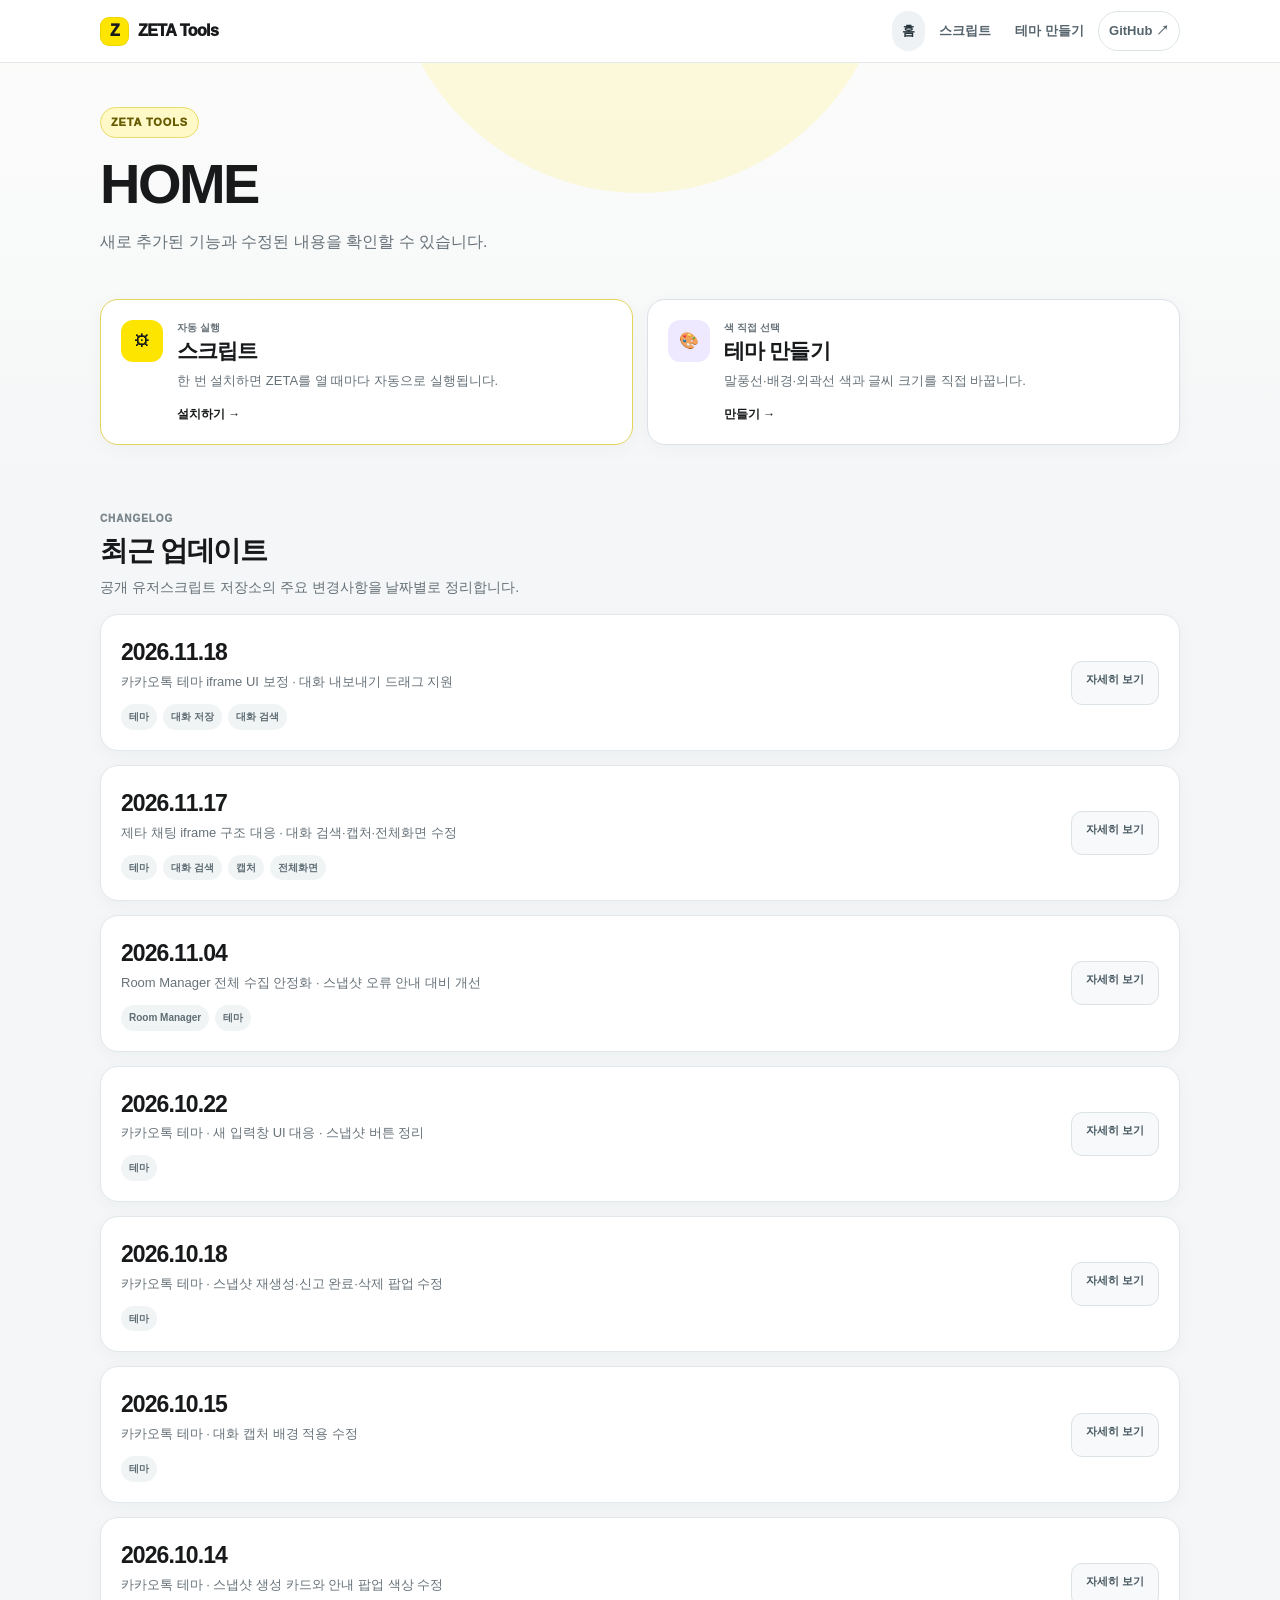
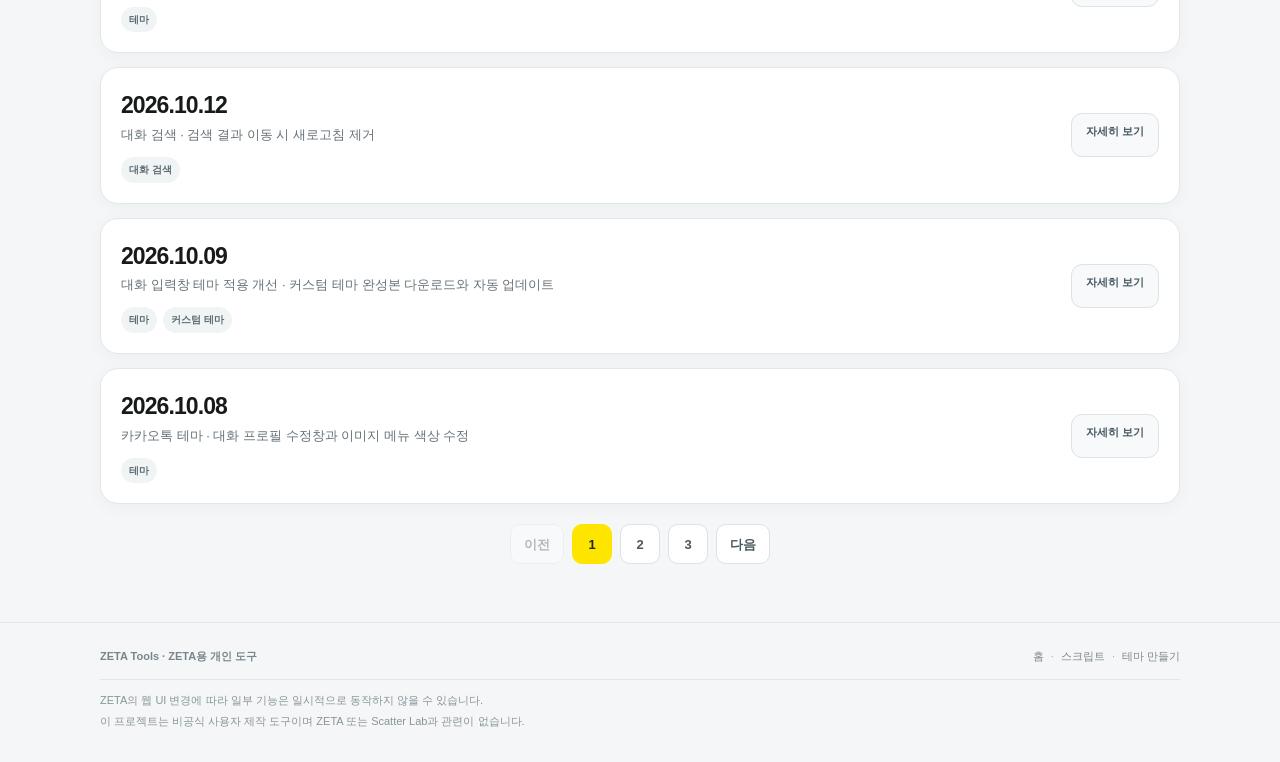
<file: index.html>
<!doctype html><html lang="ko"><head><meta charset="utf-8"><meta name="viewport" content="width=device-width,initial-scale=1,viewport-fit=cover"><meta name="theme-color" content="#FEE500"><meta name="description" content="ZETA Tools의 최근 유저스크립트 업데이트와 커스텀 테마 도구를 확인합니다."><title>ZETA Tools — 홈</title><link rel="stylesheet" href="site.css?v=7.9.5"><link rel="stylesheet" href="ui-layout.css?v=1"></head><body><header class="header"><div class="wrap header-in"><a class="brand" href="index.html"><span class="logo">Z</span><span>ZETA Tools</span></a><nav class="nav" aria-label="주요 메뉴"><a class="active" href="index.html">홈</a><a href="scripts.html">스크립트</a><a href="theme-maker.html">테마 만들기</a><a class="gh" href="https://github.com/e4493089-cmyk/zeta-userscripts" target="_blank" rel="noopener">GitHub ↗</a></nav></div></header>
<main>
<section class="hero home-hero update-hero"><div class="wrap"><span class="eyebrow">ZETA TOOLS</span><h1>HOME</h1><p>새로 추가된 기능과 수정된 내용을 확인할 수 있습니다.</p></div></section>

<section class="section section-tight"><div class="wrap"><div class="route-grid" style="grid-template-columns:repeat(auto-fit,minmax(min(100%,300px),1fr))">
<a class="route-card yellow" href="scripts.html"><span class="route-icon">⚙</span><div><span class="route-kicker">자동 실행</span><h3>스크립트</h3><p>한 번 설치하면 ZETA를 열 때마다 자동으로 실행됩니다.</p><span class="route-go">설치하기 →</span></div></a>

<a class="route-card maker" href="theme-maker.html"><span class="route-icon">🎨</span><div><span class="route-kicker">색 직접 선택</span><h3>테마 만들기</h3><p>말풍선·배경·외곽선 색과 글씨 크기를 직접 바꿉니다.</p><span class="route-go">만들기 →</span></div></a>
</div></div></section>

<section class="section update-section"><div class="wrap"><div class="section-head"><div><span class="section-label">CHANGELOG</span><h2>최근 업데이트</h2><p>공개 유저스크립트 저장소의 주요 변경사항을 날짜별로 정리합니다.</p></div></div>

<div class="update-list" id="update-list" role="region" aria-label="업데이트 내역" tabindex="-1">

<details class="update-card">
<summary class="update-summary"><div class="update-summary-main"><h3>2026.11.18</h3><p>카카오톡 테마 iframe UI 보정 · 대화 내보내기 드래그 지원</p><div class="update-tags"><span>테마</span><span>대화 저장</span><span>대화 검색</span><i class="update-chevron" aria-hidden="true"></i></div></div><span class="update-toggle">자세히 보기</span></summary>
<div class="update-body">
<section class="update-group"><h4>카카오톡 테마 · v3.50.96</h4><ul>
<li>채팅 프레임의 메뉴·팝업을 밝은 카카오톡 팔레트에 다시 연결하고, 책갈피 설정/해제 상태에 따른 메시지 메뉴 색상 차이 수정</li>
<li>요술봉 메시지 편집창의 검은 배경과 어두운 글씨 충돌을 보완하고, 취소·별표·확인 버튼의 대비 개선</li>
<li>캐릭터 이름·AI 모델 표시·AI 생성 안내의 가독성 개선, 플러그인 삭제 확인창·대화 캡처 상단과 하단 UI 밝은 색으로 보정</li>
<li>채팅·사이드바 스크롤바, 일기·꿈·제타그램·메시지 앱·프로필 선택과 여러 팝업에 기존 테마 규칙 재연결</li>
</ul></section>
<section class="update-group"><h4>대화 전체 저장 · v0.3.20</h4><ul>
<li>대화 내보내기 플로팅 버튼을 마우스·터치로 드래그할 수 있게 변경하고 위치를 저장해 재접속 후에도 유지</li>
<li>내보내기 메뉴가 버튼을 따라가도록 배치하고 화면 밖 이동 방지, 드래그 직후 잘못된 클릭 방지</li>
<li>채팅 프레임에서 추출한 Markdown/TXT 파일을 바깥 페이지에서 저장하도록 연결하고, 다운로드 안내창·마지막 메시지 판별·화면 재연결 안정화</li>
</ul></section>
<section class="update-group"><h4>기타 개선</h4><ul>
<li>채팅 프레임 전환 후 대화 검색의 메시지 위치 이동, 사이드바 메뉴 및 프로필 관련 연동을 보강</li>
</ul></section>
</div></details>

<details class="update-card">
<summary class="update-summary"><div class="update-summary-main"><h3>2026.11.17</h3><p>제타 채팅 iframe 구조 대응 · 대화 검색·캡처·전체화면 수정</p><div class="update-tags"><span>테마</span><span>대화 검색</span><span>캡처</span><span>전체화면</span><i class="update-chevron" aria-hidden="true"></i></div></div><span class="update-toggle">자세히 보기</span></summary>
<div class="update-body">
<section class="update-group"><h4>새 채팅 화면 대응</h4><ul>
<li>제타 채팅이 별도 프레임에서 렌더링되는 구조에 맞춰 카카오톡 테마의 말풍선·입력창·프로필 갤러리 스타일 적용</li>
<li>대화 검색과 대화 내보내기가 새 채팅 DOM 및 메시지 구조를 인식하도록 수정</li>
<li>캡처 이름 가리기·캡처 OOC 제거·전체화면 유저스크립트가 새 프레임 환경에서도 작동하도록 대응</li>
<li>Room Manager의 대화방 목록 별명 기능은 유지하고 채팅 사이드바의 별명 메뉴 삽입은 정리</li>
</ul></section>
</div></details>

<details class="update-card">
<summary class="update-summary"><div class="update-summary-main"><h3>2026.11.04</h3><p>Room Manager 전체 수집 안정화 · 스냅샷 오류 안내 대비 개선</p><div class="update-tags"><span>Room Manager</span><span>테마</span><i class="update-chevron" aria-hidden="true"></i></div></div><span class="update-toggle">자세히 보기</span></summary>
<div class="update-body">
<section class="update-group"><h4>Room Manager · Android/PC 및 iOS</h4><ul>
<li>수집 중 아직 불러오는 대화방이 남았는지 확인하고 실제 목록 끝에 도달했는지 검증하도록 보강</li>
<li>실패한 수집 결과를 스크롤 영역에서 읽기 쉽게 정리하고, 반복적인 전체 목록 분석을 줄여 수집 중 부담 완화</li>
</ul></section>
<section class="update-group"><h4>카카오톡 테마</h4><ul>
<li>스냅샷 생성 실패 안내와 버튼의 글자·배경 대비 개선</li>
</ul></section>
</div></details>

<details class="update-card">
<summary class="update-summary"><div class="update-summary-main"><h3>2026.10.22</h3><p>카카오톡 테마 · 새 입력창 UI 대응 · 스냅샷 버튼 정리</p><div class="update-tags"><span>테마</span><i class="update-chevron" aria-hidden="true"></i></div></div><span class="update-toggle">자세히 보기</span></summary>
<div class="update-body">
<section class="update-group"><h4>카카오톡 테마</h4><ul>
<li>제타의 통합형 입력창 구조에 맞춰 입력칸 배경·테두리·둥근 모서리·그림자 보정</li>
<li>입력창 안으로 이동한 + 메뉴·추천 답변·별표 버튼의 배경과 아이콘·글자색 수정</li>
<li>전송 버튼의 기본·마우스 올림·비활성 상태 색상과 아이콘 대비 보정</li>
<li>상단바 배경·제목·메뉴 아이콘 색상이 새 구조에서도 적용되도록 보강</li>
<li>새 스냅샷 버튼 구조에 대응. 스냅샷·15피스 문구를 숨기고 작은 회색 원형 버튼에 원래 SVG 아이콘만 표시</li>
<li>입력창 자동 높이와 한글 조합용 숨김 입력 요소는 유지</li>
<li>테마 스크립트 업데이트 후 제타 새로고침</li>
</ul></section>
</div>
</details>

<details class="update-card">
<summary class="update-summary"><div class="update-summary-main"><h3>2026.10.18</h3><p>카카오톡 테마 · 스냅샷 재생성·신고 완료·삭제 팝업 수정</p><div class="update-tags"><span>테마</span><i class="update-chevron" aria-hidden="true"></i></div></div><span class="update-toggle">자세히 보기</span></summary>
<div class="update-body">
<section class="update-group"><h4>카카오톡 테마</h4><ul>
<li>스냅샷 재생성 확인 팝업과 재생성 버튼에 테마 적용</li>
<li>이미지 신고 완료 후 표시되는 삭제 안내 하단 시트의 배경·제목·설명·닫기 아이콘·삭제 버튼 색상 수정</li>
<li>스냅샷 삭제 확인 팝업에 테마 적용</li>
<li>하단 시트의 높이·닫기·스크롤 구조는 유지</li>
<li>테마 스크립트 업데이트 후 제타 새로고침</li>
</ul></section>
</div>
</details>

<details class="update-card">
<summary class="update-summary"><div class="update-summary-main"><h3>2026.10.15</h3><p>카카오톡 테마 · 대화 캡처 배경 적용 수정</p><div class="update-tags"><span>테마</span><i class="update-chevron" aria-hidden="true"></i></div></div><span class="update-toggle">자세히 보기</span></summary>
<div class="update-body">
<section class="update-group"><h4>카카오톡 테마</h4><ul>
<li>제타 캡처 화면 구조 변경으로 미리보기 배경이 기본 검은색으로 표시되던 문제 수정</li>
<li>캡처 페이지에 테마 배경색이 직접 적용되도록 변경. 커스텀 테마의 지정 배경색도 반영</li>
<li>하단 ‘대화 프로필 가리기’ 문구의 글자색을 테마에 맞게 보정</li>
<li>테마 스크립트 업데이트 후 제타 새로고침</li>
</ul></section>
</div>
</details>

<details class="update-card">
<summary class="update-summary"><div class="update-summary-main"><h3>2026.10.14</h3><p>카카오톡 테마 · 스냅샷 생성 카드와 안내 팝업 색상 수정</p><div class="update-tags"><span>테마</span><i class="update-chevron" aria-hidden="true"></i></div></div><span class="update-toggle">자세히 보기</span></summary>
<div class="update-body">
<section class="update-group"><h4>카카오톡 테마</h4><ul>
<li>대화 중 새로 표시되는 스냅샷 생성 카드에 테마가 적용되지 않던 문제 수정</li>
<li>생성 카드만 갱신하도록 처리해 일반 대화마다 화면 전체를 다시 검사하는 동작 방지</li>
<li>대화 내용 변경 시 스냅샷이 자동 삭제된다는 안내 팝업에도 테마 적용</li>
<li>테마 스크립트 업데이트 후 제타 새로고침</li>
</ul></section>
</div>
</details>

<details class="update-card">
<summary class="update-summary"><div class="update-summary-main"><h3>2026.10.12</h3><p>대화 검색 · 검색 결과 이동 시 새로고침 제거</p><div class="update-tags"><span>대화 검색</span><i class="update-chevron" aria-hidden="true"></i></div></div><span class="update-toggle">자세히 보기</span></summary>
<div class="update-body">
<section class="update-group"><h4>대화 검색</h4><ul>
<li>검색 결과에서 메시지로 이동할 때 불필요한 새로고침을 줄이도록 개선</li>
<li>기본 책갈피와 같은 방식으로 해당 메시지 위치를 불러오도록 변경</li>
<li>해당 메시지가 화면에 표시된 뒤 이동 완료 처리. 내부 이동 기능에 연결할 수 없는 경우 스크롤 탐색으로 대체</li>
<li>스크립트 업데이트 후 제타를 새로고침하면 변경사항 반영</li>
</ul></section>
</div>
</details>
<details class="update-card">
<summary class="update-summary"><div class="update-summary-main"><h3>2026.10.09</h3><p>대화 입력창 테마 적용 개선 · 커스텀 테마 완성본 다운로드와 자동 업데이트</p><div class="update-tags"><span>테마</span><span>커스텀 테마</span><i class="update-chevron" aria-hidden="true"></i></div></div><span class="update-toggle">자세히 보기</span></summary>
<div class="update-body">
<section class="update-group"><h4>카카오톡 테마</h4><ul>
<li>대화 입력창 배경을 표시용 클래스가 붙은 뒤 바꾸던 처리를 제거하고, 입력창 구조에 CSS가 바로 적용되도록 변경</li>
<li>대화방 진입 시 입력창 배경색이 뒤늦게 바뀔 수 있던 적용 지연 개선</li>
</ul></section>
<section class="update-group"><h4>커스텀 테마</h4><ul>
<li>사이트에서 선택한 색상·대비색·글씨 크기·외곽선을 반영한 전체 테마 코드를 완성해 다운로드하도록 변경</li>
<li>다운로드 파일은 제타에서 원본을 불러오는 과정 없이 전체 스타일을 먼저 적용하도록 변경</li>
<li>대화방 목록의 흰색·연회색 고정 팔레트를 커스텀 색상 변환에서 분리</li>
<li>선택한 설정을 유지하며 원본 카카오톡 테마의 새 버전을 자동으로 반영. 최초 실행 후 마지막 확인에서 1시간이 지나면 제타 접속·새로고침 시 백그라운드에서 확인하고, 새 버전은 다음 접속·새로고침부터 적용</li>
<li>업데이트 통신 실패나 잘못된 응답이 있어도 기존 테마를 유지하도록 보강</li>
<li>Tampermonkey 설치 버튼은 선택한 색상 설정을 포함한 설치 링크를 바로 열도록 유지. Stay용 다운로드는 선택한 설정을 반영한 완성본 파일로 제공</li>
<li>Stay용 다운로드 후 원격 코드 페이지로 이동하던 중복 동작 제거</li>
<li>미리보기·자동 팔레트의 배경색과 글자 대비 계산을 실제 적용 테마와 통일</li>
</ul></section>
</div></details>


<details class="update-card">
<summary class="update-summary"><div class="update-summary-main"><h3>2026.10.08</h3><p>카카오톡 테마 · 대화 프로필 수정창과 이미지 메뉴 색상 수정</p><div class="update-tags"><span>테마</span><i class="update-chevron" aria-hidden="true"></i></div></div><span class="update-toggle">자세히 보기</span></summary>
<div class="update-body">
<section class="update-group"><h4>카카오톡 테마</h4><ul>
<li>대화방 안에서 여는 대화 프로필 수정창에도 테마가 적용되도록 수정</li>
<li>수정창 배경·입력칸·안내 문구를 밝은 흰색·회색으로 정리하고, 저장 버튼의 기본·누름·비활성 상태 색상 보정</li>
<li>프로필 이미지 메뉴도 대화방 안에서 테마가 적용되도록 수정하고, 메뉴 배경과 버튼·아이콘 색상 반영</li>
</ul></section>
</div></details>



<details class="update-card">
<summary class="update-summary"><div class="update-summary-main"><h3>2026.10.07</h3><p>Room Manager 스크롤 끊김 개선 · 불필요한 실시간 갱신 축소</p><div class="update-tags"><span>Room Manager</span><span>대화 검색</span><span>테마</span><span>전체화면</span><i class="update-chevron" aria-hidden="true"></i></div></div><span class="update-toggle">자세히 보기</span></summary>
<div class="update-body">
<section class="update-group"><h4>공개 스크립트 8개 · 반복 처리 정리</h4><ul>
<li>Room Manager Android/PC · iOS: 목록에서 바뀐 항목만 갱신하고, 검색 입력은 목록 전체 갱신과 분리. 같은 검색·같은 결과의 재분석과 재생성 감소</li>
<li>캡처 OOC 제거: 버튼이 자기 변경을 감지해 계속 갱신하던 반복 경로 제거</li>
<li>캡처 이름 가리기: 바뀐 캡처 영역만 확인하고, 저장·공유 직전 이름 가리기 확인은 유지</li>
<li>대화 검색: 변경된 실제 대화 메시지만 자동 색인하고, 전체 색인에서도 같은 메시지 반복 저장 감소. 관련 없는 화면 변경의 메뉴 재확인 축소</li>
<li>카카오톡 테마: 화면별 중복 검사를 합치고, 변경된 팝업 종류에 필요한 처리만 실행. 로딩 안내가 없는 화면의 불필요한 전체 요소 분석 축소</li>
<li>Fullscreen: 버튼 설치 뒤 반복 재시도를 종료하고, 주소가 그대로인 경우 불필요한 버튼 재설치 생략</li>
<li>대화 전체 저장: 마지막 대화 확인 중 내용이 그대로면 반복 분석을 생략. 대화 누락 방지 대기와 취소 처리는 유지</li>
</ul></section>

<section class="update-group"><h4>Room Manager · 대화 검색</h4><ul>
<li>Android/PC · iOS: 평소 목록 탐색과 대화 중에는 방 정보 자동 수집·분석을 실행하지 않도록 정리</li>
<li>캐릭터명·제작자명 분석과 방 목록 응답 데이터 수집은 수동 전체 수집을 실행할 때만 처리하도록 변경</li>
<li>수집 중 검색 색인을 반복 저장하던 처리를 없애고, 완료·중지·오류로 수집이 끝날 때 한 번 저장하도록 변경</li>
<li>저장된 별명 적용과 검색, 별명 변경·방 삭제 반영은 유지하고 바뀐 데이터가 없으면 화면을 나갈 때도 재저장하지 않도록 개선</li>
<li>대화 검색: 화면의 아무 곳이나 클릭할 때마다 색인을 다시 확인하던 처리를 제거하고, 메시지 변화 감지와 새 메시지 자동 색인은 유지</li>
<li>Android/PC·iOS Room Manager에서 답변 본문이 생성되는 동안 불필요하게 화면을 갱신하던 작업 축소</li>
<li>대화 검색은 메시지 색인과 메뉴 갱신을 분리해, 답변 생성 중 메뉴까지 반복 확인하던 작업 감소</li>
<li>검색창·별명 메뉴·이미지 카드 등 스크립트 자체 UI 변경으로 감시 작업이 다시 실행되는 경로 정리</li>
<li>새 메시지 자동 색인, 뒤늦게 연결되는 메시지 ID 감지, 별명 반영에 필요한 처리는 유지</li>
</ul></section>
<section class="update-group"><h4>카카오톡 테마 · 전체화면</h4><ul>
<li>카카오톡 테마: 화면 이동 시 테마 상태를 즉시 전환하고, 새 말풍선은 화면 분석을 기다리지 않고 색을 적용하도록 개선</li>
<li>테마 감시는 일반 답변·말풍선·방 목록 항목 변화의 전체 분석을 건너뛰고, 팝업은 변경된 영역만 확인하도록 축소</li>
<li>커스텀 테마: 저장된 테마 코드를 먼저 사용하고 1시간 간격으로 갱신해 접속 시 네트워크 대기 감소</li>
<li>답변 본문만 연속으로 변경될 때 테마 갱신을 묶어서 처리하고, 메뉴·화면 구조 변경은 우선 반영하도록 개선</li>
<li>전체화면 버튼의 숨김 여부는 대화 수정 패널에 관련된 변화가 있을 때만 확인하도록 변경</li>
</ul></section>
</div></details>

<details class="update-card">
<summary class="update-summary"><div class="update-summary-main"><h3>2026.10.06</h3><p>Room Manager 안정화 · 대화 검색 실시간 색인 보강 · 대화 목록 테마 추가</p><div class="update-tags"><span>Room Manager</span><span>대화 검색</span><span>테마</span><i class="update-chevron" aria-hidden="true"></i></div></div><span class="update-toggle">자세히 보기</span></summary>
<div class="update-body">
<section class="update-group"><h4>Room Manager</h4><ul>
<li>Galaxy Z Flip 계열 등 일부 Android 폴더블 환경에서 검색창을 누르면 키보드가 바로 닫히던 문제 완화</li>
<li>검색창 포커스 순간의 무거운 인덱스 로딩을 피하고, 입력이 시작된 뒤 데이터를 읽도록 변경</li>
<li>입력 직후 짧은 시간 동안 전체 화면 갱신을 미뤄 모바일 IME 포커스가 풀리지 않도록 보강</li>
<li>상단 Room Manager 메뉴(⋯)가 모바일 헤더 뒤에 가려질 수 있던 문제를 방지하도록 표시 우선순위 보강</li>
<li>Room Manager 메뉴 아이콘이 ZETA 헤더 아이콘 색을 따라가도록 변경해 밝은/어두운 헤더에서 자동으로 대비되게 보강</li>
</ul></section>
<section class="update-group"><h4>대화 검색</h4><ul>
<li>‘새로 색인’ 개수가 실제 저장된 색인보다 크게 표시될 수 있던 계산 문제 수정</li>
<li>새 메시지 노드에 id/data-key가 뒤늦게 연결되는 경우도 감지해 평소 대화 중 자동 색인이 빠지지 않도록 개선</li>
<li>가상 목록 갱신에서 변화 이벤트를 놓친 경우를 대비해 현재 화면의 메시지를 주기적으로 가볍게 재확인</li>
<li>전체 색인 동작은 기존 방식으로 유지하고, 실시간 자동 수집 부분만 보강</li>
</ul></section>
<section class="update-group"><h4>카카오톡 테마</h4><ul>
<li>대화방 목록 화면을 커스텀 채팅 테마색과 분리하고 흰색·연회색 고정 팔레트로 변경</li>
<li>‘다시 한번 이야기를 이어가볼까요?’ 하이라이트 카드를 대화방 목록에서 숨김</li>
<li>대화방 길게 누르기 메뉴와 설정 팝업을 밝은 흰색·회색 테마로 통일하고 위험 동작은 빨간색으로 유지</li>
<li>대화방 검색창의 검은 외곽 배경을 제거하고 흰색 입력창·연회색 테두리·진회색 검색 아이콘으로 변경</li>
<li>대화방 편집 화면의 흰색 미리보기 글씨를 회색으로 보정하고, 하단 취소/나가기 버튼 영역을 밝은 테마로 변경</li>
<li>대화방 나가기 확인 팝업을 흰색 카드·연회색 안내문·빨간 나가기 버튼으로 변경</li>
<li>AI 모델 헤더와 선택창에서 zeta 로고의 좌우 빈 영역만 줄이되 로고 자체 크기는 유지하도록 보정</li>
<li>엔딩 자동 제안 바텀시트를 카카오톡 테마 변수에 연동해 카드·토글·확인 버튼이 현재 테마색을 따르도록 변경</li>
<li>추천 대화 프로필 상세 팝업을 밝은 카드 UI로 정리하고 선택 버튼을 현재 카카오톡 테마 메인색에 연동</li>
</ul></section>
</div></details>

<details class="update-card">
<summary class="update-summary"><div class="update-summary-main"><h3>2026.09.30</h3><p>대화 검색 · 상태창 색인 및 TXT 저장</p><div class="update-tags"><span>대화 검색</span><i class="update-chevron" aria-hidden="true"></i></div></div><span class="update-toggle">자세히 보기</span></summary>
<div class="update-body">
<section class="update-group"><h4>대화 검색</h4><ul>
<li>제타 기본 상태창의 날짜·시간·장소·캐릭터 이름·기분·속마음을 검색 색인과 TXT 저장에 포함</li>
<li>최신 답변의 상태창도 빠지지 않도록 수집하고, 상태창 내부의 중첩 요소는 중복 저장하지 않도록 수정</li>
<li>코드블록·표로 작성된 상태창도 함께 수집</li>
<li>TXT에서 상태창을 [상태창]으로 구분하고 항목별 줄바꿈과 본문 순서 유지</li>
<li>이미 읽은 메시지에 상태창이 나중에 붙거나 내용이 바뀌어도 자동 갱신</li>
<li>기존 대화는 업데이트 후 ‘이 방 전체 색인하기’를 다시 실행하면 상태창까지 갱신</li>
</ul></section>
</div></details>


<details class="update-card">
<summary class="update-summary"><div class="update-summary-main"><h3>2026.09.29</h3><p>카카오톡 테마 플러그인 메뉴 · 프로필 이미지 팝업 대응</p><div class="update-tags"><span>테마</span><i class="update-chevron" aria-hidden="true"></i></div></div><span class="update-toggle">자세히 보기</span></summary>
<div class="update-body">
<section class="update-group"><h4>카카오톡 테마</h4><ul>
<li>새 플러그인 바텀시트 구조를 인식하도록 수정</li>
<li>플러그인 메뉴의 배경·손잡이·제목·의견 보내기 링크를 밝은 테마에 맞게 보정</li>
<li>메시지·이벤트 컷·러브라인·제타그램·웹툰·휴대폰 몰래 보기 버튼의 아이콘을 밝은 회색 톤으로 통일</li>
<li>대화 프로필 사진을 눌렀을 때 나타나는 ‘이미지 가져오기 / 되돌리기’ 팝업을 테마에 맞게 수정하고 두 버튼도 현재 테마 메인색을 따라가도록 적용</li>
</ul></section>
</div></details>


<details class="update-card">
<summary class="update-summary"><div class="update-summary-main"><h3>2026.09.27</h3><p>카카오톡/커스텀 테마 대화 삭제 확인 팝업 대응</p><div class="update-tags"><span>테마</span><i class="update-chevron" aria-hidden="true"></i></div></div><span class="update-toggle">자세히 보기</span></summary>
<div class="update-body">
<section class="update-group"><h4>카카오톡 · 커스텀 테마</h4><ul>
<li>플러그인 사용 후 대화를 삭제할 때 나타나는 확인 팝업을 테마에 맞게 수정</li>
<li>팝업 배경·제목·안내 문구·취소 버튼을 밝은 톤으로 정리하고 삭제 버튼은 기본 테마와 커스텀 테마의 메인 색상을 따라가도록 적용</li>
</ul></section>
</div></details>


<details class="update-card">
<summary class="update-summary"><div class="update-summary-main"><h3>2026.09.26</h3><p>카카오톡/커스텀 테마 중복 실행 방지 · 글자 대비 수정 · Room Manager 검색 공백 수정 · 프로필 선택창 및 전체화면 경로 판별 수정</p><div class="update-tags"><span>테마</span><span>Room Manager</span><span>전체화면</span><i class="update-chevron" aria-hidden="true"></i></div></div><span class="update-toggle">자세히 보기</span></summary>
<div class="update-body">
<section class="update-group"><h4>카카오톡 · 커스텀 테마</h4><ul>
<li>기본 테마와 커스텀 테마를 함께 실행해도 화면 감시와 이동 이벤트가 중복 등록되지 않도록 수정</li>
<li>같은 페이지에서 다른 커스텀 색상을 다시 실행하면 런타임은 유지하고 새 테마 색상만 바로 교체하도록 개선</li>
<li>대화 프로필 선택창의 테마 표시용 클래스가 적용 직후 제거되던 문제 수정</li>
<li>중간 밝기의 말풍선과 배경에서 흰 글자의 대비가 낮아지던 문제 수정</li>
</ul></section>
<section class="update-group"><h4>Room Manager</h4><ul>
<li>대화방 검색 시 Room Manager 검색 결과와 ZETA 기본 검색 결과 사이에 큰 공백이 생기던 문제 수정</li>
<li>Room Manager 검색 결과를 ZETA 가상 목록 내부에서 이동시키거나 스크롤을 강제로 보정하지 않고 검색 영역 안에 고정해 화면이 위아래로 튀는 현상 수정</li>
<li>PC/Android와 iOS 버전에 동일하게 적용</li>
</ul></section>
<section class="update-group"><h4>전체화면</h4><ul>
<li>책갈피 등 대화방 하위 화면을 일반 채팅방으로 잘못 인식하던 문제 수정</li>
</ul></section>
</div></details>

<details class="update-card">
<summary class="update-summary"><div class="update-summary-main"><h3>2026.09.25</h3><p>Room Manager · 대화 검색 삭제 즉시 반영/색인 TXT 내보내기 · 대화 추출/OOC 테마 연동</p><div class="update-tags"><span>Room Manager</span><span>대화 검색</span><span>대화 추출</span><span>OOC 숨기기</span><i class="update-chevron" aria-hidden="true"></i></div></div><span class="update-toggle">자세히 보기</span></summary>
<div class="update-body">
<section class="update-group"><h4>Room Manager</h4><ul>
<li>크리에이터 센터의 Room Manager 메뉴에 선택 삭제 기능 추가</li>
<li>데이터 삭제 바로 아래에 빨간 글씨로 표시되며, 실행할 때만 플롯 카드에 체크박스 표시</li>
<li>체크된 플롯은 순서대로 삭제하고 체크박스 선택 색상은 흰색으로 적용</li>
<li>PC/Android와 iOS 버전에 동일하게 적용</li><li>ZETA 기본 크리에이터 센터에서 플롯을 삭제해도 Room Manager 플롯 인덱스에서 즉시 제거</li><li>플롯 전체 수집이 끝까지 정상 완료되면 현재 목록과 저장본을 비교해 이미 삭제된 플롯 데이터도 자동 정리</li>
<li>대화방 나가기의 실제 DELETE 요청(/v1/rooms/&lt;roomId&gt;) 성공을 감지해 Room Manager 검색 인덱스에서도 즉시 제거</li><li>실패한 방 직접 열어 이름 수집 버튼이 긴 실패 목록에서 눌리지 않도록 높이 고정</li>
<li>삭제 직후 남아 있는 화면이 방을 다시 색인하지 못하도록 재수집을 차단하고, 전체 수집 완료 시 과거 삭제된 대화방 데이터도 자동 정리</li>
</ul></section>
<section class="update-group"><h4>대화 검색</h4><ul>
<li>메시지 삭제 요청의 messagePointer를 감지해 해당 메시지부터 최신 메시지까지 검색 색인에서도 즉시 제거</li>
<li>삭제 직후 남은 화면이 삭제된 메시지를 다시 색인하지 않도록 방지하고, 전체 색인 완료 시 과거 찌꺼기 정리도 유지</li>
<li>검색창 우상단에 현재 방 색인을 TXT로 바로 내보내는 버튼 추가</li><li>색인 TXT를 오래된 메시지부터 최신 메시지 순서로 저장하도록 정렬 수정</li><li>색인 TXT에서 화자명이 본문 앞에 중복되던 문제 수정</li><li>색인 시 지문·대사를 따로 저장해 TXT 내보내기에서 [지문]/[대사]로 구분</li><li>기존 색인을 전체 재색인하면 새 지문·대사 구분 정보로 갱신</li>
<li>모바일 상단 손잡이를 제거하고 내보내기·닫기 버튼을 회색 라운딩 버튼으로 정리</li>
</ul></section>
<section class="update-group"><h4>대화 추출 · OOC 숨기기</h4><ul>
<li>대화 추출 메뉴·진행창·책갈피 구간 선택창이 카카오톡/커스텀 테마 색상 변수를 따라가도록 변경</li>
<li>캡처 OOC 숨기기 버튼과 선택 표시도 동일한 테마 색상 변수를 사용하도록 변경</li>
<li>테마가 없을 때는 기존 기본 색상을 그대로 사용</li>
</ul></section>
</div></details>

<details class="update-card">
<summary class="update-summary"><div class="update-summary-main"><h3>2026.09.24</h3><p>카카오톡 테마 · 일기 팝업 색상 수정 · 홈 APP 출시 배너 숨김 · 커스텀 테마 업데이트 구조 개선</p><div class="update-tags"><span>테마</span><i class="update-chevron" aria-hidden="true"></i></div></div><span class="update-toggle">자세히 보기</span></summary>
<div class="update-body">
<section class="update-group"><h4>카카오톡 테마</h4><ul>
<li>새 일기 열기 확인 팝업을 밝은 테마 색상에 맞게 수정</li>
<li>팝업 제목·설명·체크박스·버튼 색상과 배경 오버레이를 정리</li>
<li>ZETA 홈 상단의 APP 출시 안내 배너를 숨기고 빈 공간도 함께 제거</li>
<li>커스텀 테마가 최신 카카오톡 테마와 로더를 자동으로 불러오도록 업데이트 구조 개선</li>
<li>Tampermonkey·Stay에서 커스텀 테마가 공통 로더를 사용하도록 정리</li>
</ul></section>
</div></details>

<details class="update-card">
<summary class="update-summary"><div class="update-summary-main"><h3>2026.09.23</h3><p>카카오톡 테마 · Room Manager 안정화 · 화면 대비 보정 · 삭제 모드 수정 · 꿈 화면 보정 · 중복 코드 정리</p><div class="update-tags"><span>테마</span><span>Room Manager</span><i class="update-chevron" aria-hidden="true"></i></div></div><span class="update-toggle">자세히 보기</span></summary>
<div class="update-body">
<section class="update-group"><h4>카카오톡 테마</h4><ul>
<li>채팅 배경에 따라 UI 글자 대비가 자동으로 맞도록 개선</li>
<li>꿈 관련 화면과 확인 팝업의 가독성 및 색상 보정</li>
<li>삭제 모드에서 남아 있던 흰색 하단 영역과 상태 배경 수정</li>
<li>ZETA 워터마크 표시 정리</li>
<li>중복된 대비 보정 스타일과 확인된 죽은 코드 정리</li>
</ul></section>
<section class="update-group"><h4>Room Manager</h4><ul>
<li>화면 이동 감지를 반복 확인 방식에서 History 이벤트 방식으로 변경</li>
<li>불필요한 반복 처리와 확인된 죽은 코드 정리</li>
</ul></section>
</div></details>

<details class="update-card">
<summary class="update-summary"><div class="update-summary-main"><h3>2026.09.22</h3><p>대화 저장 · 검색 이동 개선 · 책갈피 구간 저장 보강 · 마지막 메시지 누락 수정 · 검색 결과 이동 개선</p><div class="update-tags"><span>대화 저장</span><span>대화 검색</span><i class="update-chevron" aria-hidden="true"></i></div></div><span class="update-toggle">자세히 보기</span></summary>
<div class="update-body">
<section class="update-group"><h4>대화 전체 저장</h4><ul>
<li>책갈피 구간 저장 시 정확한 메시지 커서를 사용하도록 개선</li>
<li>책갈피 구간의 시작·끝 경계가 유지되도록 수정</li>
<li>마지막 대화가 저장되기 전에 수집이 끝나는 문제 수정</li>
<li>TXT 내보내기에서 내레이터 구간이 누락되거나 잘못 표시되는 문제 수정</li>
</ul></section>
<section class="update-group"><h4>대화 검색</h4><ul>
<li>색인된 검색 결과를 ZETA 메시지 커서를 이용해 바로 이동하도록 개선</li>
<li>검색 결과 이동 중 검색창을 접고 작은 진행 안내를 표시하도록 변경</li>
<li>메시지 커서 인식 및 오래된 메시지 이동 문제 수정</li>
</ul></section>
</div></details>

<details class="update-card">
<summary class="update-summary"><div class="update-summary-main"><h3>2026.09.21</h3><p>대화 검색 추가 · Room Manager 대규모 개선 · 대화 검색 신규 추가 · Room Manager 수집 안정화</p><div class="update-tags"><span>대화 검색</span><span>Room Manager</span><span>테마</span><i class="update-chevron" aria-hidden="true"></i></div></div><span class="update-toggle">자세히 보기</span></summary>
<div class="update-body">
<section class="update-group"><h4>대화 검색</h4><ul>
<li>채팅방 안에서 지난 대화를 찾는 대화 검색 스크립트 추가</li>
<li>불러온 대화를 브라우저에 색인해 다음 검색에서 다시 훑지 않도록 구성</li>
<li>전체 색인을 두 단계로 나눠 중간 대화 누락을 줄이도록 개선</li>
<li>검색창·결과 카드·모바일 시트 UI를 ZETA 화면에 맞게 정리</li>
<li>Room Manager와 메뉴 위치가 충돌하던 문제 수정</li>
<li>색인 중 진행 상태와 채팅방을 닫지 말라는 안내 추가</li>
</ul></section>
<section class="update-group"><h4>Room Manager</h4><ul>
<li>채팅방 안에서도 별명을 설정할 수 있도록 추가</li>
<li>별명 설정창이 카카오톡 테마와 커스텀 테마를 따라가도록 개선</li>
<li>캐릭터명·제작자명 수집 결과와 실패한 방 정보를 확인할 수 있도록 개선</li>
<li>삭제되거나 정보가 부족한 플롯의 이름 수집 경로 보강</li>
<li>전체 수집 중 메모리 사용량과 Out of Memory 문제 완화</li>
<li>수집 완료 후 무한 새로고침·반복 재시작·중간 멈춤 문제 수정</li>
<li>PC/iOS 수집 속도·스크롤·배치 크기 조정 및 안정화</li>
<li>방 목록 스크롤 끊김 및 초기 데이터 로딩 부담 완화</li>
<li>수집 진행 및 완료 안내를 인앱 UI로 정리</li>
</ul></section>
<section class="update-group"><h4>카카오톡 테마</h4><ul>
<li>피스 충전 바텀시트를 밝은 테마에 맞게 수정</li>
<li>충전 UI의 여백·버튼·스크롤바·자동충전 배너 글자색 개선</li>
</ul></section>
<section class="update-group"><h4>전체화면</h4><ul>
<li>메시지 수정창을 크게 열었을 때 전체화면 버튼이 편집 UI 위로 올라오던 문제 수정</li>
</ul></section>
</div></details>

<details class="update-card">
<summary class="update-summary"><div class="update-summary-main"><h3>2026.09.20</h3><p>Room Manager 검색 확장 · 캐릭터명 · 제작자명 검색 추가 · 전체 방 색인 및 검색 데이터 보강</p><div class="update-tags"><span>Room Manager</span><i class="update-chevron" aria-hidden="true"></i></div></div><span class="update-toggle">자세히 보기</span></summary>
<div class="update-body">
<section class="update-group"><h4>Room Manager</h4><ul>
<li>캐릭터명과 제작자명으로 검색할 수 있도록 기능 확장</li>
<li>플롯명·캐릭터명·제작자명을 함께 검색하도록 개선</li>
<li>전체 방 색인 기능 추가 및 캐릭터 검색 누락 문제 수정</li>
<li>검색 메타데이터 처리와 자동 색인 동작 보강</li>
</ul></section>
</div></details>

<details class="update-card">
<summary class="update-summary"><div class="update-summary-main"><h3>2026.09.18</h3><p>대화 저장 옵션 · 책갈피 구간 추가 · TXT 저장 추가 · 책갈피 사이 구간 저장 · 모바일 수집 안정화</p><div class="update-tags"><span>대화 저장</span><span>테마</span><i class="update-chevron" aria-hidden="true"></i></div></div><span class="update-toggle">자세히 보기</span></summary>
<div class="update-body">
<section class="update-group"><h4>대화 전체 저장</h4><ul>
<li>TXT 저장 옵션 추가</li>
<li>두 책갈피 사이의 대화만 선택해서 저장하는 기능 추가</li>
<li>대화 시작·끝을 책갈피 구간의 경계로 선택할 수 있도록 추가</li>
<li>책갈피 메시지 ID를 기준으로 정확한 구간을 찾도록 개선</li>
<li>모바일에서 책갈피 및 숨은 대화 불러오기 안정성 개선</li>
<li>책갈피 구간 수집 속도 개선</li>
</ul></section>
<section class="update-group"><h4>카카오톡 테마</h4><ul>
<li>캐릭터 설명 글자 대비 문제 수정</li>
<li>책갈피 목록의 글자색 문제 수정</li>
</ul></section>
</div></details>

<details class="update-card">
<summary class="update-summary"><div class="update-summary-main"><h3>2026.09.17</h3><p>대화 전체 저장 추가 · 전체 대화 Markdown 저장 기능 추가 · 내보내기 구조 정리</p><div class="update-tags"><span>대화 저장</span><span>테마</span><i class="update-chevron" aria-hidden="true"></i></div></div><span class="update-toggle">자세히 보기</span></summary>
<div class="update-body">
<section class="update-group"><h4>대화 전체 저장</h4><ul>
<li>ZETA 대화 전체 기록을 저장하는 기능 추가</li>
<li>전체 대화를 Markdown 형식으로 저장하도록 구성</li>
</ul></section>
<section class="update-group"><h4>카카오톡 테마</h4><ul>
<li>iPhone 삭제 모드 상태 영역을 채팅 배경에 맞도록 수정</li>
</ul></section>
</div></details>

</div>
<nav class="update-pagination" aria-label="업데이트 내역 페이지" hidden></nav>
</div></section>
</main>

<footer class="footer"><div class="wrap footer-stack"><div class="footer-in"><div class="footer-brand">ZETA Tools · ZETA용 개인 도구</div><nav class="footer-links" aria-label="하단 메뉴"><a href="index.html">홈</a><a href="scripts.html">스크립트</a><a href="theme-maker.html">테마 만들기</a></nav></div><div class="update-footnote"><p>ZETA의 웹 UI 변경에 따라 일부 기능은 일시적으로 동작하지 않을 수 있습니다.</p><p>이 프로젝트는 비공식 사용자 제작 도구이며 ZETA 또는 Scatter Lab과 관련이 없습니다.</p></div></div></footer>
<script src="updates.js?v=1.0.1" defer></script>
</body></html>
</file>
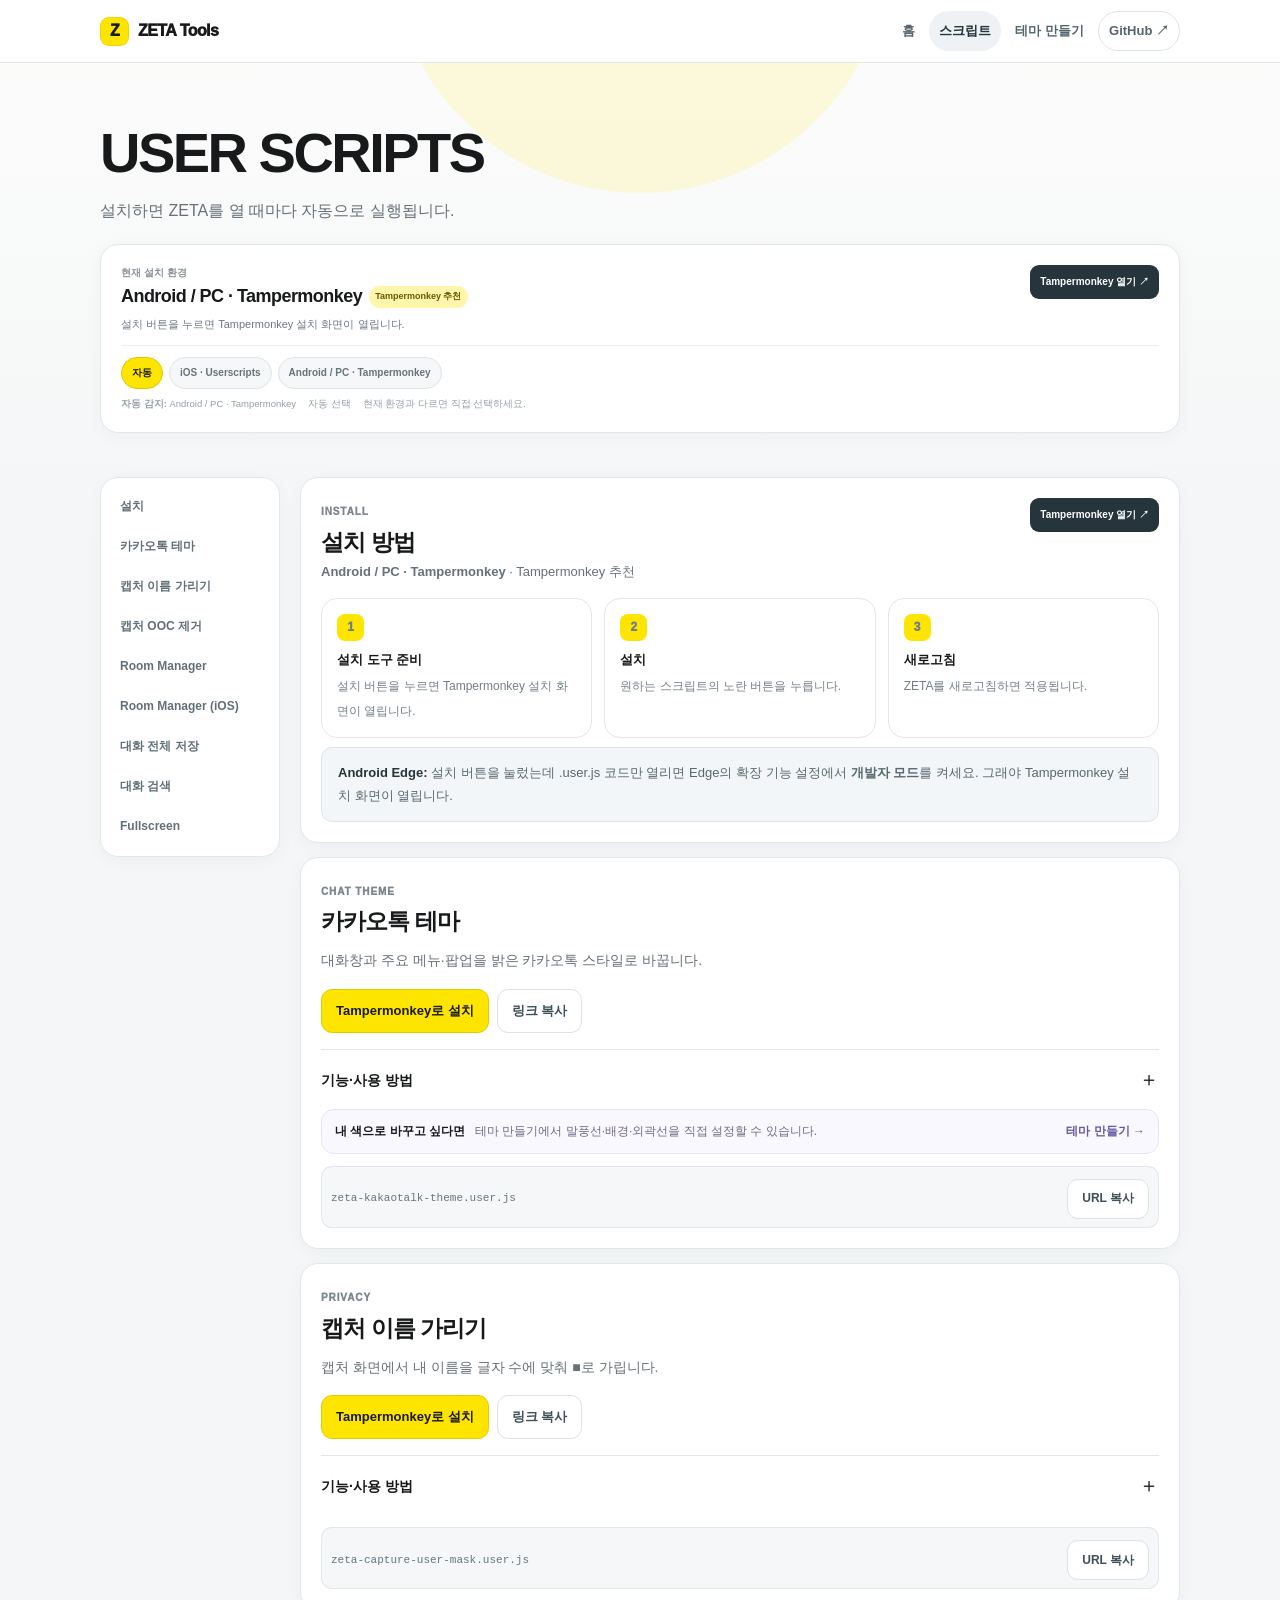
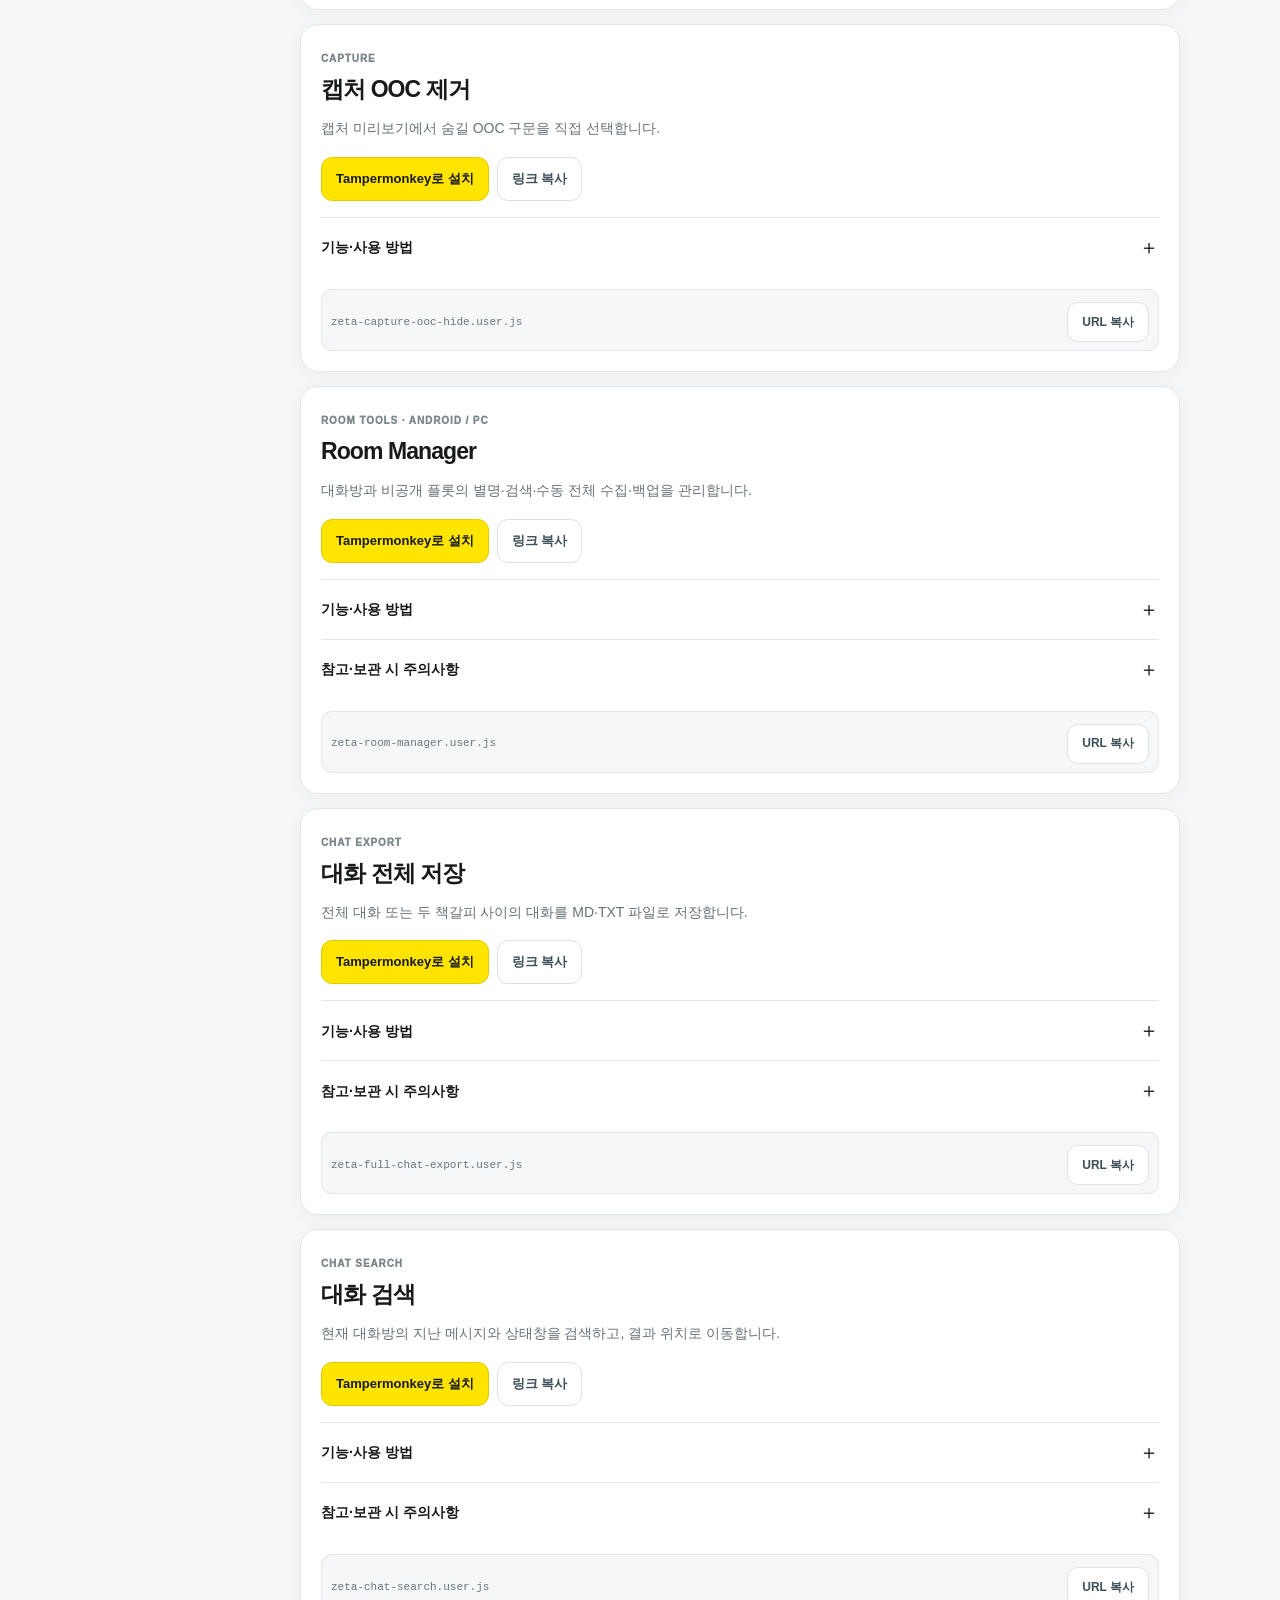
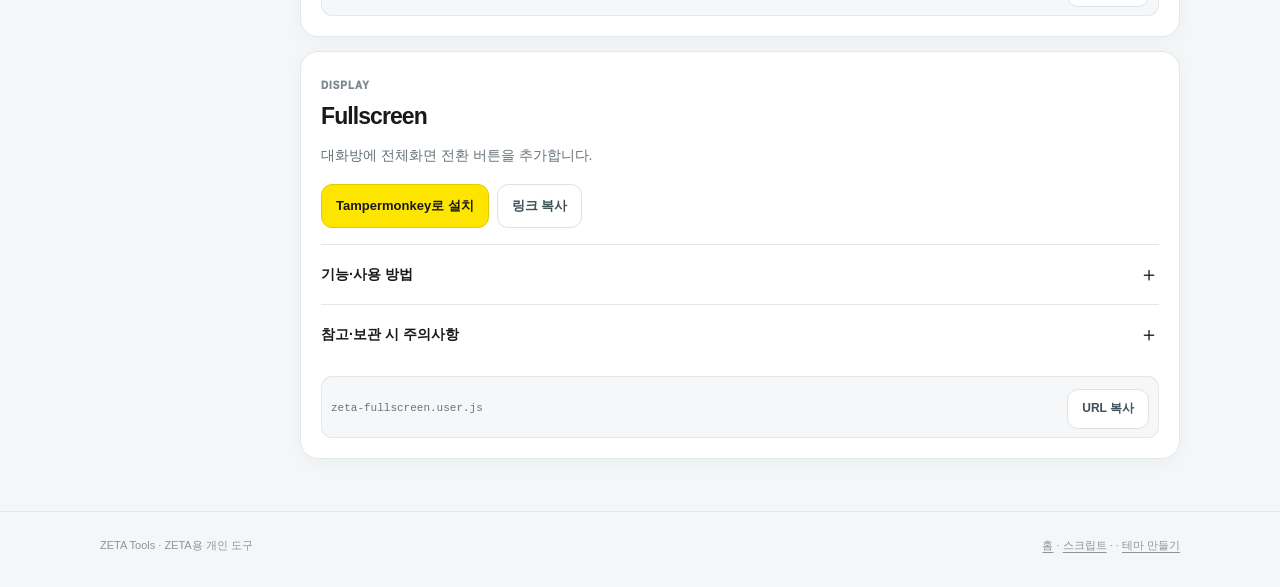
<file: bookmarklets.html>
<!doctype html>
<html lang="ko">
<head>
<meta charset="utf-8">
<meta name="viewport" content="width=device-width,initial-scale=1">
<meta http-equiv="refresh" content="0;url=scripts.html">
<meta name="robots" content="noindex,follow">
<title>ZETA Tools — 스크립트</title>
<script>location.replace('scripts.html');</script>
</head>
<body><p>설치 안내가 <a href="scripts.html">스크립트 페이지</a>로 이동했습니다.</p></body>
</html>
</file>
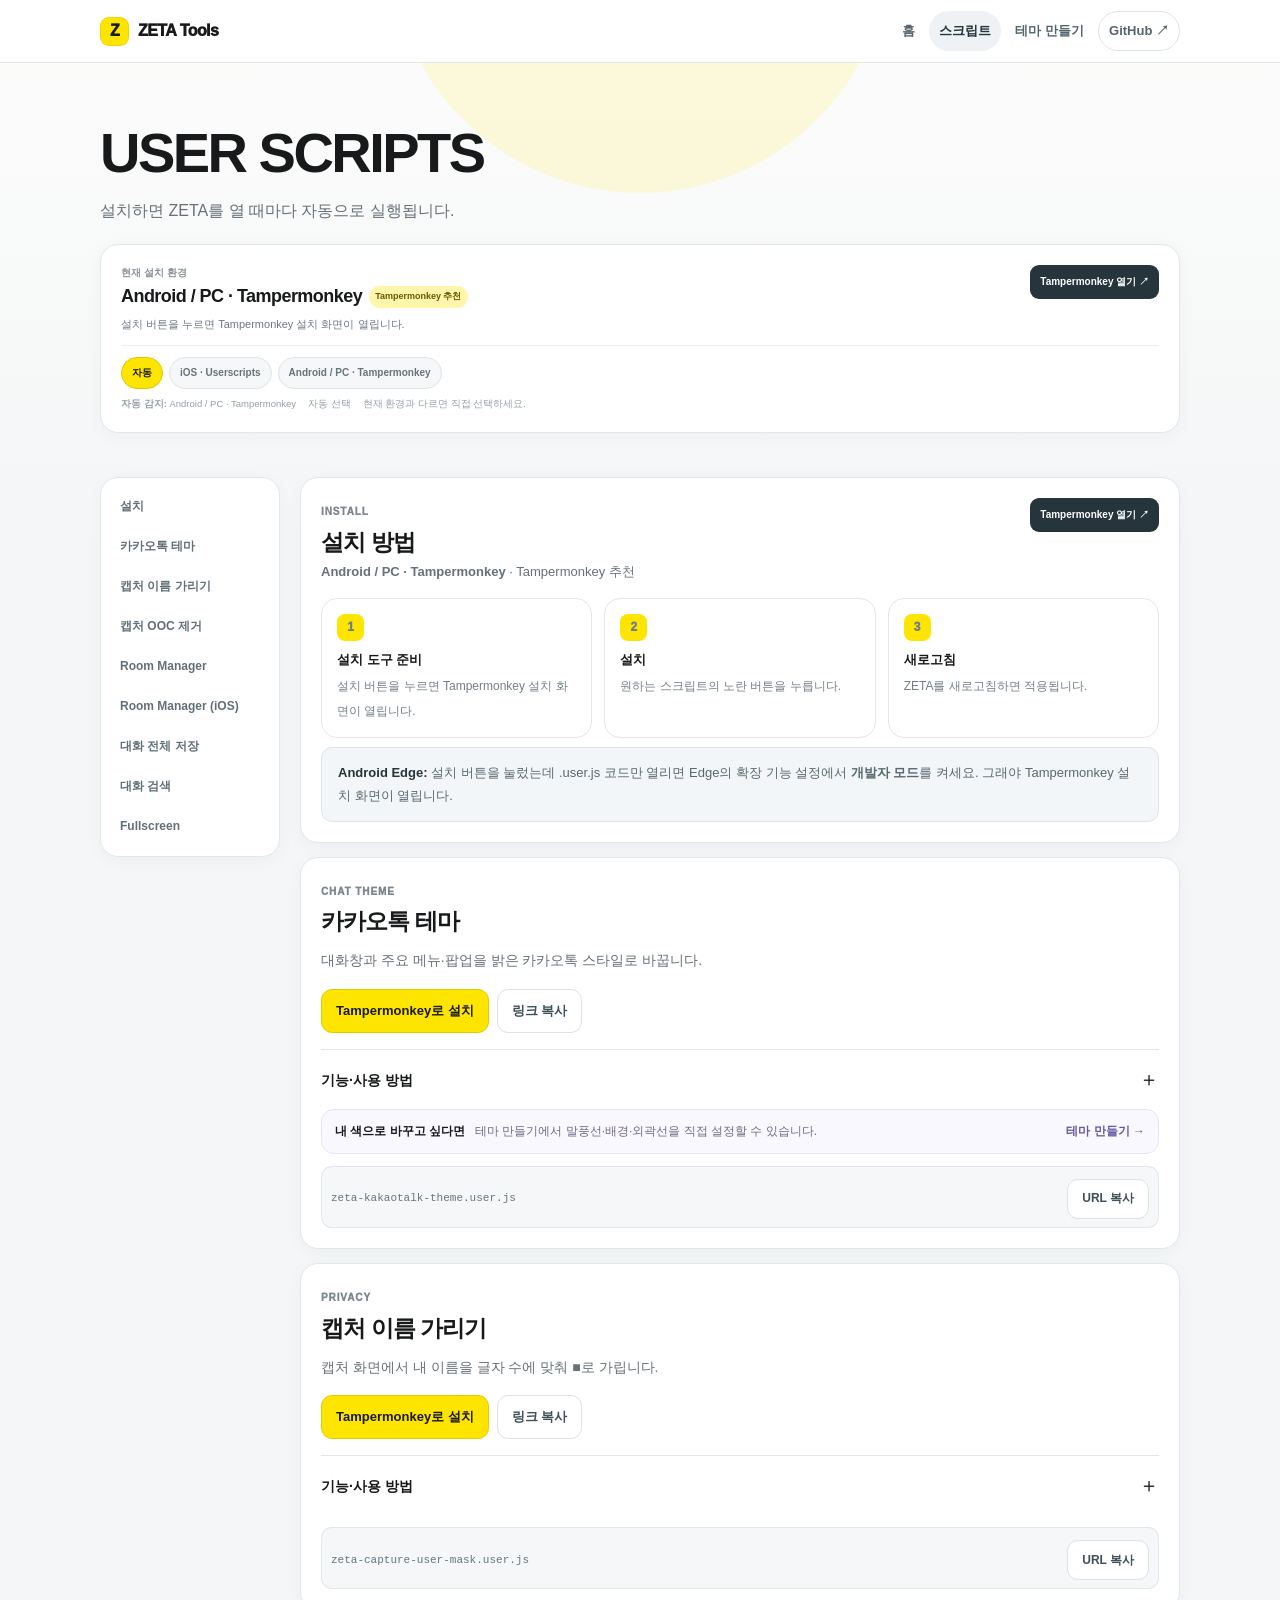
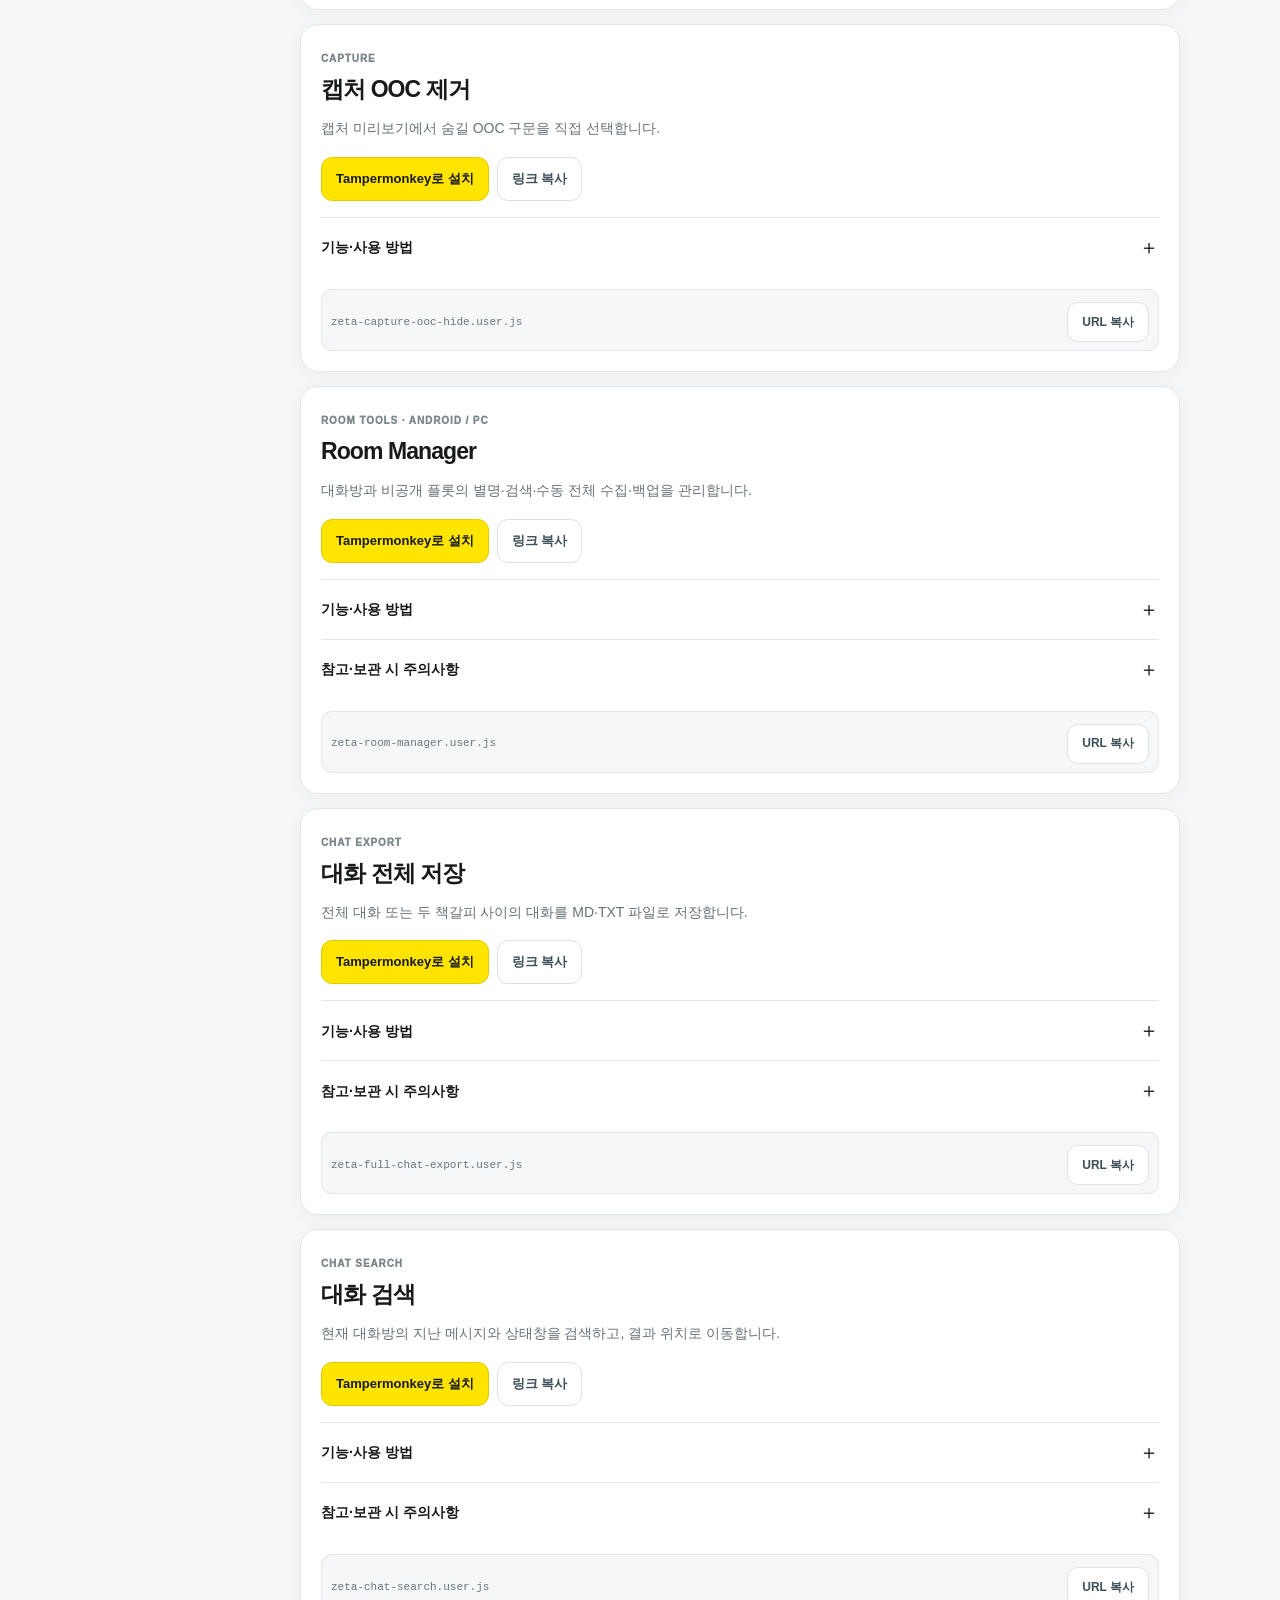
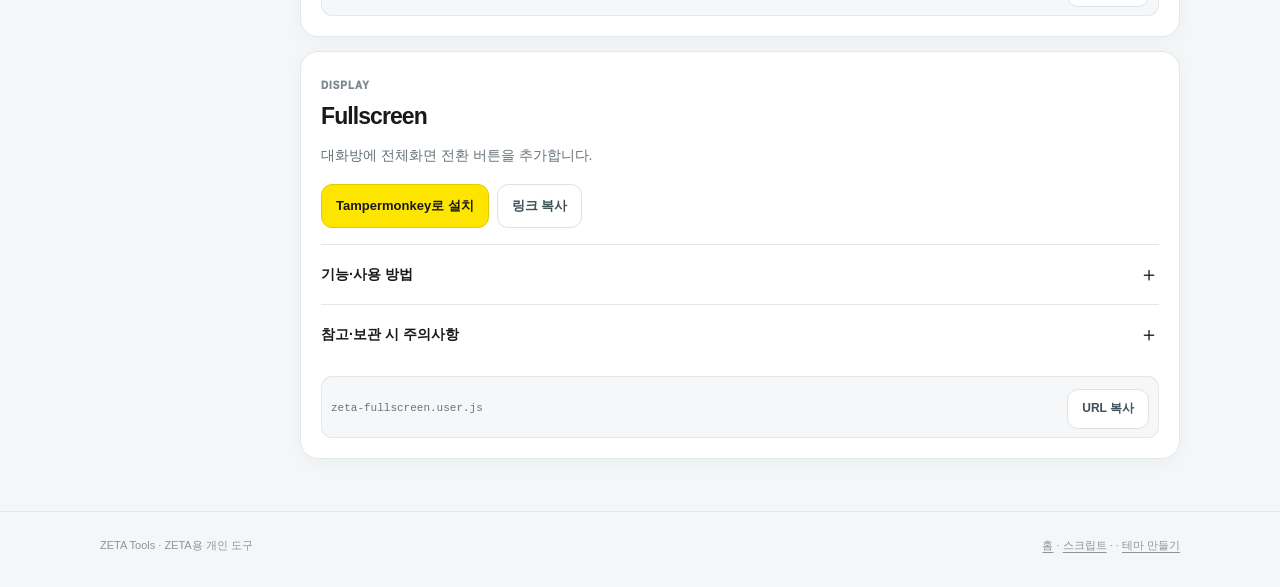
<file: scripts.html>
<!doctype html><html lang="ko"><head><meta charset="utf-8"><meta name="viewport" content="width=device-width,initial-scale=1,viewport-fit=cover"><meta name="theme-color" content="#FEE500"><meta name="description" content="기기에 맞는 ZETA 스크립트를 설치합니다."><title>ZETA Tools — 스크립트</title><link rel="stylesheet" href="site.css?v=7.9.0"><link rel="stylesheet" href="feature-guide.css?v=2"><link rel="stylesheet" href="ui-layout.css?v=1"></head><body><header class="header"><div class="wrap header-in"><a class="brand" href="index.html"><span class="logo">Z</span><span>ZETA Tools</span></a><nav class="nav" aria-label="주요 메뉴"><a href="index.html">홈</a><a class="active" href="scripts.html">스크립트</a><a href="theme-maker.html">테마 만들기</a><a class="gh" href="https://github.com/e4493089-cmyk/zeta-userscripts" target="_blank" rel="noopener">GitHub ↗</a></nav></div></header>
<main><section class="hero sub-hero"><div class="wrap"><h1>USER SCRIPTS</h1><p>설치하면 ZETA를 열 때마다 자동으로 실행됩니다.</p><div id="platform-mount" class="platform-mount"><div class="platform-fallback"><b>현재 설치 환경</b><span>확인 중…</span></div></div></div></section>
<section class="section"><div class="wrap install-layout"><aside class="side"><a href="#guide">설치</a><a href="#theme">카카오톡 테마</a><a href="#mask">캡처 이름 가리기</a><a href="#ooc">캡처 OOC 제거</a><a href="#room" data-platforms="monkey">Room Manager</a><a href="#room-ios" data-platforms="ios">Room Manager (iOS)</a><a href="#export">대화 전체 저장</a><a href="#chat-search">대화 검색</a><a href="#full">Fullscreen</a></aside><div class="stack">
<section class="detail" id="guide"><div class="detail-head"><div><span class="section-label">INSTALL</span><h2>설치 방법</h2><p class="sub"><b data-platform-name></b> · <span data-platform-badge></span></p></div><a class="manager-link" data-manager-link target="_blank" rel="noopener"></a></div><div class="guide compact-guide"><div class="guide-step"><span class="guide-num">1</span><b>설치 도구 준비</b><span data-platform-summary></span></div><div class="guide-step"><span class="guide-num">2</span><b>설치</b><span>원하는 스크립트의 노란 버튼을 누릅니다.</span></div><div class="guide-step"><span class="guide-num">3</span><b>새로고침</b><span>ZETA를 새로고침하면 적용됩니다.</span></div></div><div class="notice yellow" data-platforms="ios"><strong>iPhone / iPad는 Userscripts를 사용하세요</strong><p><a href="https://apps.apple.com/kr/app/userscripts/id1463298887" target="_blank" rel="noopener">App Store에서 Userscripts 받기 ↗</a></p><ol><li><b>앱 실행:</b> Userscripts를 한 번 열고 저장 폴더를 확인하세요. 기본 폴더는 자동으로 지정됩니다. 폴더 이름만 같게 만드는 것이 아니라 <b>앱에 지정된 실제 폴더</b>에 저장해야 합니다.</li><li><b>확장 켜기:</b> 설정 → 앱 → Safari → 확장 프로그램 → Userscripts를 켜세요. 구버전 iOS는 설정 → Safari → 확장 프로그램입니다.</li><li><b>권한 허용:</b> <strong>기타 웹사이트 → 허용</strong>으로 바꾸세요. 제타가 개별 목록에 있으면 함께 허용하세요. 제타 화면과 채팅 화면의 주소가 달라 제타만 허용하면 채팅 테마가 적용되지 않을 수 있습니다.</li><li><b>파일 넣기:</b> 아래의 <b>.user.js 다운로드</b>를 누른 뒤 파일 앱에서 받은 파일을 Userscripts에 지정된 폴더로 이동하세요. 이름 끝은 <b>.user.js</b>여야 하며 <b>.user.js.txt</b>가 붙지 않았는지 확인하세요. ZIP이면 먼저 압축을 풀어야 합니다.</li><li><b>실행:</b> Safari로 제타를 열고 주소창의 페이지 메뉴(또는 가가/aA) → 확장 프로그램 → Userscripts에서 해당 스크립트를 켠 뒤 새로고침하세요.</li></ol><p><b>Stay에서 옮기는 경우:</b> 필요한 파일을 Userscripts 폴더에 넣은 뒤 Stay의 동일 스크립트를 꺼 주세요. 두 앱에서 동시에 실행하지 마세요.</p><p><b>파일 대신 코드 화면이 열리면:</b> Safari의 확장 프로그램 → Userscripts를 열어 설치 안내를 선택하세요. 원본 주소가 .user.js로 끝나야 합니다.</p><p><b>적용되지 않으면:</b> 저장 폴더·파일 확장자·스크립트 켜짐·기타 웹사이트 허용을 확인하세요. iCloud 폴더를 쓰면 파일이 기기에 다운로드되어 있어야 합니다. 상단만 바뀌고 채팅이 그대로라면 기타 웹사이트 권한부터 확인하세요.</p><p><b>업데이트:</b> Userscripts의 업데이트 확인 기능을 이용하거나 최신 파일을 같은 폴더의 기존 파일과 교체하세요. 중복 파일을 남기지 마세요. 복사한 코드를 직접 파일로 만들 때도 .user.js로 저장하면 되며 단축어는 필수가 아닙니다.</p><p><a href="https://github.com/quoid/userscripts#usage" target="_blank" rel="noopener">Userscripts 공식 사용 안내 ↗</a></p></div><div class="notice blue" data-platforms="monkey"><strong>Android Edge:</strong> 설치 버튼을 눌렀는데 .user.js 코드만 열리면 Edge의 확장 기능 설정에서 <b>개발자 모드</b>를 켜세요. 그래야 Tampermonkey 설치 화면이 열립니다.</div></section>
<article class="detail" id="theme"><div class="detail-head"><div><span class="section-label">CHAT THEME</span><h2>카카오톡 테마</h2></div></div><p class="detail-desc">대화창과 주요 메뉴·팝업을 밝은 카카오톡 스타일로 바꿉니다.</p><div class="detail-actions" data-script-actions data-script-name="카카오톡 테마" data-script-url="https://raw.githubusercontent.com/e4493089-cmyk/zeta-userscripts/main/zeta-kakaotalk-theme.user.js"></div><details class="feature-guide"><summary>기능·사용 방법</summary><div><h3>주요 기능</h3><ul><li><b>대화 화면</b><span>말풍선·지문·입력창·헤더·사이드바의 색과 표시를 정리합니다.</span></li><li><b>주요 메뉴·팝업</b><span>대화 수정·삭제·캡처·프로필 선택과 플러그인 메뉴 등 지원되는 화면에도 테마를 적용합니다.</span></li><li><b>대화방 목록</b><span>채팅 테마색과 별개로 흰색·연회색을 사용하며, ‘다시 한번 이야기를 이어가볼까요?’ 카드는 숨깁니다.</span></li><li><b>커스텀 테마</b><span>테마 만들기에서 말풍선·배경·외곽선·글씨 크기를 직접 설정할 수 있습니다. 기본 테마와 함께 적용하면 마지막에 실행한 테마가 사용됩니다.</span></li></ul><h3>사용 방법</h3><p>설치 후 제타를 새로고침하면 적용됩니다.</p></div></details><div class="callout"><b>내 색으로 바꾸고 싶다면</b><span>테마 만들기에서 말풍선·배경·외곽선을 직접 설정할 수 있습니다.</span><a href="theme-maker.html">테마 만들기 →</a></div><div class="fileline"><code>zeta-kakaotalk-theme.user.js</code><button class="btn btn-light btn-sm" data-copy="https://raw.githubusercontent.com/e4493089-cmyk/zeta-userscripts/main/zeta-kakaotalk-theme.user.js">URL 복사</button></div></article>
<article class="detail" id="mask"><div class="detail-head"><div><span class="section-label">PRIVACY</span><h2>캡처 이름 가리기</h2></div></div><p class="detail-desc">캡처 화면에서 내 이름을 글자 수에 맞춰 ■로 가립니다.</p><div class="detail-actions" data-script-actions data-script-name="캡처 이름 가리기" data-script-url="https://raw.githubusercontent.com/e4493089-cmyk/zeta-userscripts/main/zeta-capture-user-mask.user.js"></div><details class="feature-guide"><summary>기능·사용 방법</summary><div><h3>주요 기능</h3><ul><li><b>이름 감지</b><span>내 말풍선의 화자 이름을 읽어 캡처 본문에 나온 같은 이름도 가립니다.</span></li><li><b>이름 일부도 처리</b><span>세 글자 한국 이름은 성을 뺀 두 글자 이름도 가립니다. 가리는 네모는 원래 글자색을 따릅니다.</span></li><li><b>캡처 화면에만 적용</b><span>메시지 선택 화면과 캡처 미리보기에서 작동합니다. 캡처 모드를 닫으면 일반 채팅 표시는 복원됩니다.</span></li></ul><h3>사용 방법</h3><p>이름 가리기를 실행한 뒤 제타의 대화 캡처를 여세요. 실제 대화 내용이나 서버 데이터는 변경하지 않습니다.</p></div></details><div class="fileline"><code>zeta-capture-user-mask.user.js</code><button class="btn btn-light btn-sm" data-copy="https://raw.githubusercontent.com/e4493089-cmyk/zeta-userscripts/main/zeta-capture-user-mask.user.js">URL 복사</button></div></article>
<article class="detail" id="ooc"><div class="detail-head"><div><span class="section-label">CAPTURE</span><h2>캡처 OOC 제거</h2></div></div><p class="detail-desc">캡처 미리보기에서 숨길 OOC 구문을 직접 선택합니다.</p><div class="detail-actions" data-script-actions data-script-name="캡처 OOC 제거" data-script-url="https://raw.githubusercontent.com/e4493089-cmyk/zeta-userscripts/main/zeta-capture-ooc-hide.user.js"></div><details class="feature-guide"><summary>기능·사용 방법</summary><div><h3>주요 기능</h3><ul><li><b>OOC 후보 표시</b><span>내 말풍선과 내레이터의 OOC: 또는 [OOC …] 형식을 찾아 선택할 수 있게 표시합니다.</span></li><li><b>선택한 부분만 숨기기</b><span>후보를 눌러 선택하거나 해제한 뒤 ‘완료’를 누르면 선택한 부분만 캡처에서 제거합니다.</span></li><li><b>빈 공간 정리</b><span>OOC가 있던 줄과 불필요한 빈 공간을 함께 정리합니다.</span></li><li><b>선택 수정</b><span>OOC 버튼을 다시 누르면 숨긴 항목을 다시 확인하고 선택을 바꿀 수 있습니다.</span></li></ul><h3>사용 방법</h3><p>캡처할 메시지를 고르고 미리보기를 연 뒤, 다운로드·공유 버튼 옆의 OOC → 숨길 항목 선택 → 완료 순서로 사용하세요. 원본 대화는 삭제하지 않습니다.</p></div></details><div class="fileline"><code>zeta-capture-ooc-hide.user.js</code><button class="btn btn-light btn-sm" data-copy="https://raw.githubusercontent.com/e4493089-cmyk/zeta-userscripts/main/zeta-capture-ooc-hide.user.js">URL 복사</button></div></article>
<article class="detail" id="room" data-platforms="monkey"><div class="detail-head"><div><span class="section-label">ROOM TOOLS · ANDROID / PC</span><h2>Room Manager</h2></div></div><p class="detail-desc">대화방과 비공개 플롯의 별명·검색·수동 전체 수집·백업을 관리합니다.</p><div class="detail-actions" data-script-actions data-script-name="Room Manager" data-script-url="https://raw.githubusercontent.com/e4493089-cmyk/zeta-userscripts/main/zeta-room-manager.user.js"></div><details class="feature-guide"><summary>기능·사용 방법</summary><div><h3>주요 기능</h3><ul><li><b>별명 관리</b><span>대화방과 비공개 플롯에 브라우저 안에서만 쓰는 별명을 붙이거나 원래 이름으로 되돌립니다. 제타 서버의 이름은 변경하지 않습니다.</span></li><li><b>이름 검색</b><span>저장된 원래 이름·별명·플롯명·캐릭터명·제작자명으로 대화방이나 비공개 플롯을 찾습니다.</span></li><li><b>수동 전체 수집</b><span>대화방 목록 또는 만들기 → 비공개에서 메뉴를 열어 실행합니다. 평소 목록을 보거나 대화할 때에는 방 정보를 자동 분석하지 않습니다.</span></li><li><b>일반 수집·다시 수집</b><span>대화방의 ‘일반 전체 수집’은 기존 정보와 중복 플롯을 활용합니다. ‘다시 전체 수집’은 이전 수집 잠금을 무시하고 정보를 재확인합니다. 별명을 초기화하는 기능은 아닙니다.</span></li><li><b>진행·중지·실패 확인</b><span>진행 중 수집 개수와 상태를 확인하고 중지할 수 있습니다. 결과에서 실패한 방을 확인하고, 지원되는 경우 직접 열어 이름을 다시 수집할 수 있습니다.</span></li><li><b>백업·복원</b><span>메뉴의 ‘내보내기’로 별명과 수집 정보를 JSON 파일에 저장하고, ‘불러오기’로 백업을 가져옵니다.</span></li><li><b>도구 데이터 삭제</b><span>메뉴의 ‘데이터 삭제’는 Room Manager의 별명과 수집 데이터를 지웁니다. 제타의 실제 대화방이나 플롯을 삭제하는 기능과는 다릅니다.</span></li><li><b>비공개 플롯 선택 삭제</b><span>만들기 → 비공개에서 ‘선택 삭제’를 누르고 플롯을 고른 뒤 삭제합니다. 이 기능은 제타의 실제 플롯을 삭제하며 되돌릴 수 없습니다.</span></li></ul><h3>사용 방법</h3><p>대화방 목록에서는 길게 누르기 메뉴의 ‘별명 변경’을 사용합니다. 대화방 안에서는 메뉴의 ‘별명’, 비공개 플롯 목록에서는 각 항목의 ‘별명’으로 수정할 수 있습니다. 수집·백업은 목록 상단의 Room Manager 메뉴(⋯)에서 실행하세요.</p></div></details><details class="feature-guide storage-guide"><summary>참고·보관 시 주의사항</summary><div><div class="notice blue"><strong>수집 순서:</strong> 먼저 만들기 → 비공개에서 전체 수집을 실행하고, 이후 대화방 목록에서 일반 전체 수집을 실행하세요. 새 방이나 변경된 이름을 검색에 넣으려면 수동 수집을 다시 실행합니다. 수집은 현재 제타 화면에서 진행하므로 완료될 때까지 해당 화면을 유지하세요.</div><div class="notice yellow"><strong>※ 주의 (저장)</strong><br>별명과 수집 인덱스는 <b>이 브라우저에만</b> 저장됩니다. 서버에 저장되지 않으며 기기 간 동기화도 되지 않습니다.<br><b>인터넷 사용 기록 삭제 → 쿠키 및 사이트 데이터</b>를 지우면 함께 삭제됩니다.<br>저장 공간이 부족하면 오래된 사이트 데이터가 정리될 수 있습니다.<br>보관하거나 다른 환경으로 옮기려면 메뉴의 <b>백업(내보내기)</b>을 사용하세요.</div></div></details><div class="fileline"><code>zeta-room-manager.user.js</code><button class="btn btn-light btn-sm" data-copy="https://raw.githubusercontent.com/e4493089-cmyk/zeta-userscripts/main/zeta-room-manager.user.js">URL 복사</button></div></article>
<article class="detail" id="room-ios" data-platforms="ios"><div class="detail-head"><div><span class="section-label">ROOM TOOLS · IPHONE/IPAD</span><h2>Room Manager (iOS)</h2></div></div><p class="detail-desc">대화방과 비공개 플롯의 별명·검색·수동 전체 수집·백업을 관리합니다.</p><div class="detail-actions" data-script-actions data-script-name="Room Manager (iOS)" data-script-url="https://raw.githubusercontent.com/e4493089-cmyk/zeta-userscripts/main/zeta-room-manager-ios.user.js"></div><details class="feature-guide"><summary>기능·사용 방법</summary><div><h3>주요 기능</h3><ul><li><b>별명 관리</b><span>대화방과 비공개 플롯에 브라우저 안에서만 쓰는 별명을 붙이거나 원래 이름으로 되돌립니다. 제타 서버의 이름은 변경하지 않습니다.</span></li><li><b>이름 검색</b><span>저장된 원래 이름·별명·플롯명·캐릭터명·제작자명으로 대화방이나 비공개 플롯을 찾습니다.</span></li><li><b>수동 전체 수집</b><span>대화방 목록 또는 만들기 → 비공개에서 메뉴를 열어 실행합니다. 평소 목록을 보거나 대화할 때에는 방 정보를 자동 분석하지 않습니다.</span></li><li><b>일반 수집·다시 수집</b><span>대화방의 ‘일반 전체 수집’은 기존 정보와 중복 플롯을 활용합니다. ‘다시 전체 수집’은 이전 수집 잠금을 무시하고 정보를 재확인합니다. 별명을 초기화하는 기능은 아닙니다.</span></li><li><b>진행·중지·실패 확인</b><span>진행 중 수집 개수와 상태를 확인하고 중지할 수 있습니다. 결과에서 실패한 방을 확인하고, 지원되는 경우 직접 열어 이름을 다시 수집할 수 있습니다.</span></li><li><b>백업·복원</b><span>메뉴의 ‘내보내기’로 별명과 수집 정보를 JSON 파일에 저장하고, ‘불러오기’로 백업을 가져옵니다.</span></li><li><b>도구 데이터 삭제</b><span>메뉴의 ‘데이터 삭제’는 Room Manager의 별명과 수집 데이터를 지웁니다. 제타의 실제 대화방이나 플롯을 삭제하는 기능과는 다릅니다.</span></li><li><b>비공개 플롯 선택 삭제</b><span>만들기 → 비공개에서 ‘선택 삭제’를 누르고 플롯을 고른 뒤 삭제합니다. 이 기능은 제타의 실제 플롯을 삭제하며 되돌릴 수 없습니다.</span></li></ul><h3>사용 방법</h3><p>대화방 목록에서는 항목을 왼쪽으로 밀고 ‘별명’을 누릅니다. 대화방 안에서는 메뉴의 ‘별명’, 비공개 플롯 목록에서는 각 항목의 ‘별명’으로 수정할 수 있습니다. 수집·백업은 목록 상단의 Room Manager 메뉴(⋯)에서 실행하세요.</p></div></details><details class="feature-guide storage-guide"><summary>참고·보관 시 주의사항</summary><div><div class="notice blue"><strong>수집 순서:</strong> 먼저 만들기 → 비공개에서 전체 수집을 실행하고, 이후 대화방 목록에서 일반 전체 수집을 실행하세요. 새 방이나 변경된 이름을 검색에 넣으려면 수동 수집을 다시 실행합니다. 수집은 현재 제타 화면에서 진행하므로 완료될 때까지 해당 화면을 유지하세요.</div><div class="notice yellow"><strong>※ 주의 (저장)</strong><br>별명과 수집 인덱스는 <b>이 브라우저에만</b> 저장됩니다. 서버에 저장되지 않으며 기기 간 동기화도 되지 않습니다.<br><b>인터넷 사용 기록 삭제 → 쿠키 및 사이트 데이터</b>를 지우면 함께 삭제됩니다.<br>저장 공간이 부족하면 오래된 사이트 데이터가 정리될 수 있습니다.<br>보관하거나 다른 환경으로 옮기려면 메뉴의 <b>백업(내보내기)</b>을 사용하세요.</div><div class="notice yellow"><strong>※ 주의 (iOS)</strong><br>Safari에서는 ZETA에서 오랫동안 사용자 상호작용이 없으면 브라우저에 저장한 데이터가 삭제될 수 있습니다.<br>별명과 수집 데이터를 오래 보관하려면 <b>백업(내보내기)</b> 파일을 만들어 두세요.<br>데이터가 지워져도 백업 파일이 있으면 <b>불러오기</b>로 복원할 수 있습니다.</div></div></details><div class="fileline"><code>zeta-room-manager-ios.user.js</code><button class="btn btn-light btn-sm" data-copy="https://raw.githubusercontent.com/e4493089-cmyk/zeta-userscripts/main/zeta-room-manager-ios.user.js">URL 복사</button></div></article>
<article class="detail" id="export"><div class="detail-head"><div><span class="section-label">CHAT EXPORT</span><h2>대화 전체 저장</h2></div></div><p class="detail-desc">전체 대화 또는 두 책갈피 사이의 대화를 MD·TXT 파일로 저장합니다.</p><div class="detail-actions" data-script-actions data-script-name="대화 전체 저장" data-script-url="https://raw.githubusercontent.com/e4493089-cmyk/zeta-userscripts/main/zeta-full-chat-export.user.js"></div><details class="feature-guide"><summary>기능·사용 방법</summary><div><h3>주요 기능</h3><ul><li><b>전체 대화 수집</b><span>현재 화면에 없는 과거 대화도 스크롤로 불러와 모으고, 오래된 대화부터 최신 대화 순서로 정리합니다.</span></li><li><b>책갈피 구간</b><span>서로 다른 두 책갈피를 시작·끝으로 골라 해당 메시지를 포함한 구간만 저장합니다. 구간 선택에는 책갈피가 두 개 이상 필요합니다.</span></li><li><b>Markdown</b><span>메시지를 나·캐릭터·서술로 구분하고 지문·대사와 이미지 주소를 기록합니다. 이미지 파일 자체를 내려받는 방식은 아닙니다.</span></li><li><b>텍스트</b><span>화자의 실제 이름과 *지문* 형식으로 읽기 쉬운 TXT를 만듭니다.</span></li><li><b>진행·취소</b><span>수집 진행 상황을 확인하고 취소할 수 있습니다.</span></li></ul><h3>사용 방법</h3><p>대화방에서 ‘대화 내보내기’를 누르고 전체 · Markdown, 전체 · 텍스트 또는 책갈피 구간을 선택하세요. 수집 중에는 대화방을 닫거나 다른 방으로 이동하지 마세요.</p></div></details><details class="feature-guide storage-guide"><summary>참고·보관 시 주의사항</summary><div><div class="notice blue"><strong>참고:</strong> 대화 수집 중에는 채팅방을 닫지 마세요.</div></div></details><div class="fileline"><code>zeta-full-chat-export.user.js</code><button class="btn btn-light btn-sm" data-copy="https://raw.githubusercontent.com/e4493089-cmyk/zeta-userscripts/main/zeta-full-chat-export.user.js">URL 복사</button></div></article>
<article class="detail" id="chat-search"><div class="detail-head"><div><span class="section-label">CHAT SEARCH</span><h2>대화 검색</h2></div></div><p class="detail-desc">현재 대화방의 지난 메시지와 상태창을 검색하고, 결과 위치로 이동합니다.</p><div class="detail-actions" data-script-actions data-script-name="대화 검색" data-script-url="https://raw.githubusercontent.com/e4493089-cmyk/zeta-userscripts/main/zeta-chat-search.user.js"></div><details class="feature-guide"><summary>기능·사용 방법</summary><div><h3>주요 기능</h3><ul><li><b>대화방 안에서 검색</b><span>대사·지문을 검색하고 결과를 누르면 해당 메시지로 이동하며 위치를 강조합니다.</span></li><li><b>새 메시지 자동 색인</b><span>화면에 불러온 메시지와 변경된 본문을 브라우저에 색인합니다. 관련 없는 화면 클릭은 다시 색인하지 않습니다.</span></li><li><b>이 방 전체 색인하기</b><span>아직 불러오지 않은 오래된 대화까지 검색하려면 전체 색인을 실행하세요. 진행 중 중지할 수 있습니다.</span></li><li><b>상태창 검색</b><span>제타 기본 상태창의 날짜·시간·장소·기분·속마음 등과 코드블록·표 형태의 상태창도 함께 색인합니다.</span></li><li><b>TXT 내보내기</b><span>검색창 우상단의 내보내기 버튼으로 현재 방에 저장된 색인을 TXT로 저장합니다. 아직 색인하지 않은 메시지는 포함되지 않습니다.</span></li><li><b>삭제 반영</b><span>제타에서 실제로 삭제한 메시지는 감지 가능한 삭제 요청에 따라 검색 색인에서도 정리합니다.</span></li></ul><h3>사용 방법</h3><p>대화방 메뉴(⋮) → 대화 검색에서 검색어를 입력하세요. 오래된 대화가 나오지 않으면 ‘이 방 전체 색인하기’를 실행합니다. 색인은 이 브라우저에만 저장됩니다.</p></div></details><details class="feature-guide storage-guide"><summary>참고·보관 시 주의사항</summary><div><div class="notice blue"><strong>상태창 추가:</strong> 기존 대화는 업데이트 후 <b>이 방 전체 색인하기</b>를 다시 실행하세요.</div><div class="notice yellow"><strong>※ 주의 (저장)</strong><br>색인은 <b>이 브라우저 안에만</b> 저장됩니다. 서버에 올라가지 않고 기기끼리 동기화되지도 않습니다.<br>브라우저에서 <b>인터넷 사용 기록 삭제 → 쿠키 및 사이트 데이터</b>를 삭제하면 함께 지워집니다.<br>저장 공간이 부족하면 브라우저가 오래된 사이트 데이터부터 버립니다.</div><div class="notice yellow" data-platforms="ios"><strong>※ 주의 (iOS)</strong><br>Safari에서는 ZETA에서 오랫동안 사용자 상호작용이 없으면 브라우저에 저장한 색인이 삭제될 수 있습니다.<br>색인이 지워져도 대화를 다시 훑으면 새로 쌓입니다.</div></div></details><div class="fileline"><code>zeta-chat-search.user.js</code><button class="btn btn-light btn-sm" data-copy="https://raw.githubusercontent.com/e4493089-cmyk/zeta-userscripts/main/zeta-chat-search.user.js">URL 복사</button></div></article><article class="detail" id="full"><div class="detail-head"><div><span class="section-label">DISPLAY</span><h2>Fullscreen</h2></div></div><p class="detail-desc">대화방에 전체화면 전환 버튼을 추가합니다.</p><div class="detail-actions" data-script-actions data-script-name="Fullscreen" data-script-url="https://raw.githubusercontent.com/e4493089-cmyk/zeta-userscripts/main/zeta-fullscreen.user.js"></div><details class="feature-guide"><summary>기능·사용 방법</summary><div><h3>주요 기능</h3><ul><li><b>전체화면 전환</b><span>버튼을 누르면 전체화면으로 전환하고, 전체화면에서 다시 누르면 원래 화면으로 돌아옵니다.</span></li><li><b>대화방 버튼 배치</b><span>액션 버튼이 있으면 그 위쪽에, 없으면 입력창 위의 버튼 영역에 표시합니다.</span></li><li><b>대화 수정 시 숨김</b><span>확장된 대화 수정 입력창이 열리면 버튼을 잠시 숨겨 편집을 방해하지 않도록 합니다.</span></li></ul><h3>사용 방법</h3><p>대화방에서 전체화면 버튼을 누르세요. 브라우저의 전체화면 지원 여부에 따라 동작이나 상태바 표시가 달라질 수 있습니다.</p></div></details><details class="feature-guide storage-guide"><summary>참고·보관 시 주의사항</summary><div><div class="notice yellow"><strong>모바일:</strong> 브라우저에 따라 휴대폰 상태바나 내비게이션바까지 숨겨질 수 있습니다.</div></div></details><div class="fileline"><code>zeta-fullscreen.user.js</code><button class="btn btn-light btn-sm" data-copy="https://raw.githubusercontent.com/e4493089-cmyk/zeta-userscripts/main/zeta-fullscreen.user.js">URL 복사</button></div></article>
</div></div></section></main><footer class="footer"><div class="wrap footer-in"><div>ZETA Tools · ZETA용 개인 도구</div><div><a href="index.html">홈</a> · <a href="scripts.html">스크립트</a> ·  · <a href="theme-maker.html">테마 만들기</a></div></div></footer><div class="toast" id="toast"></div><script src="site.js?v=7.11.0"></script></body></html>
</file>
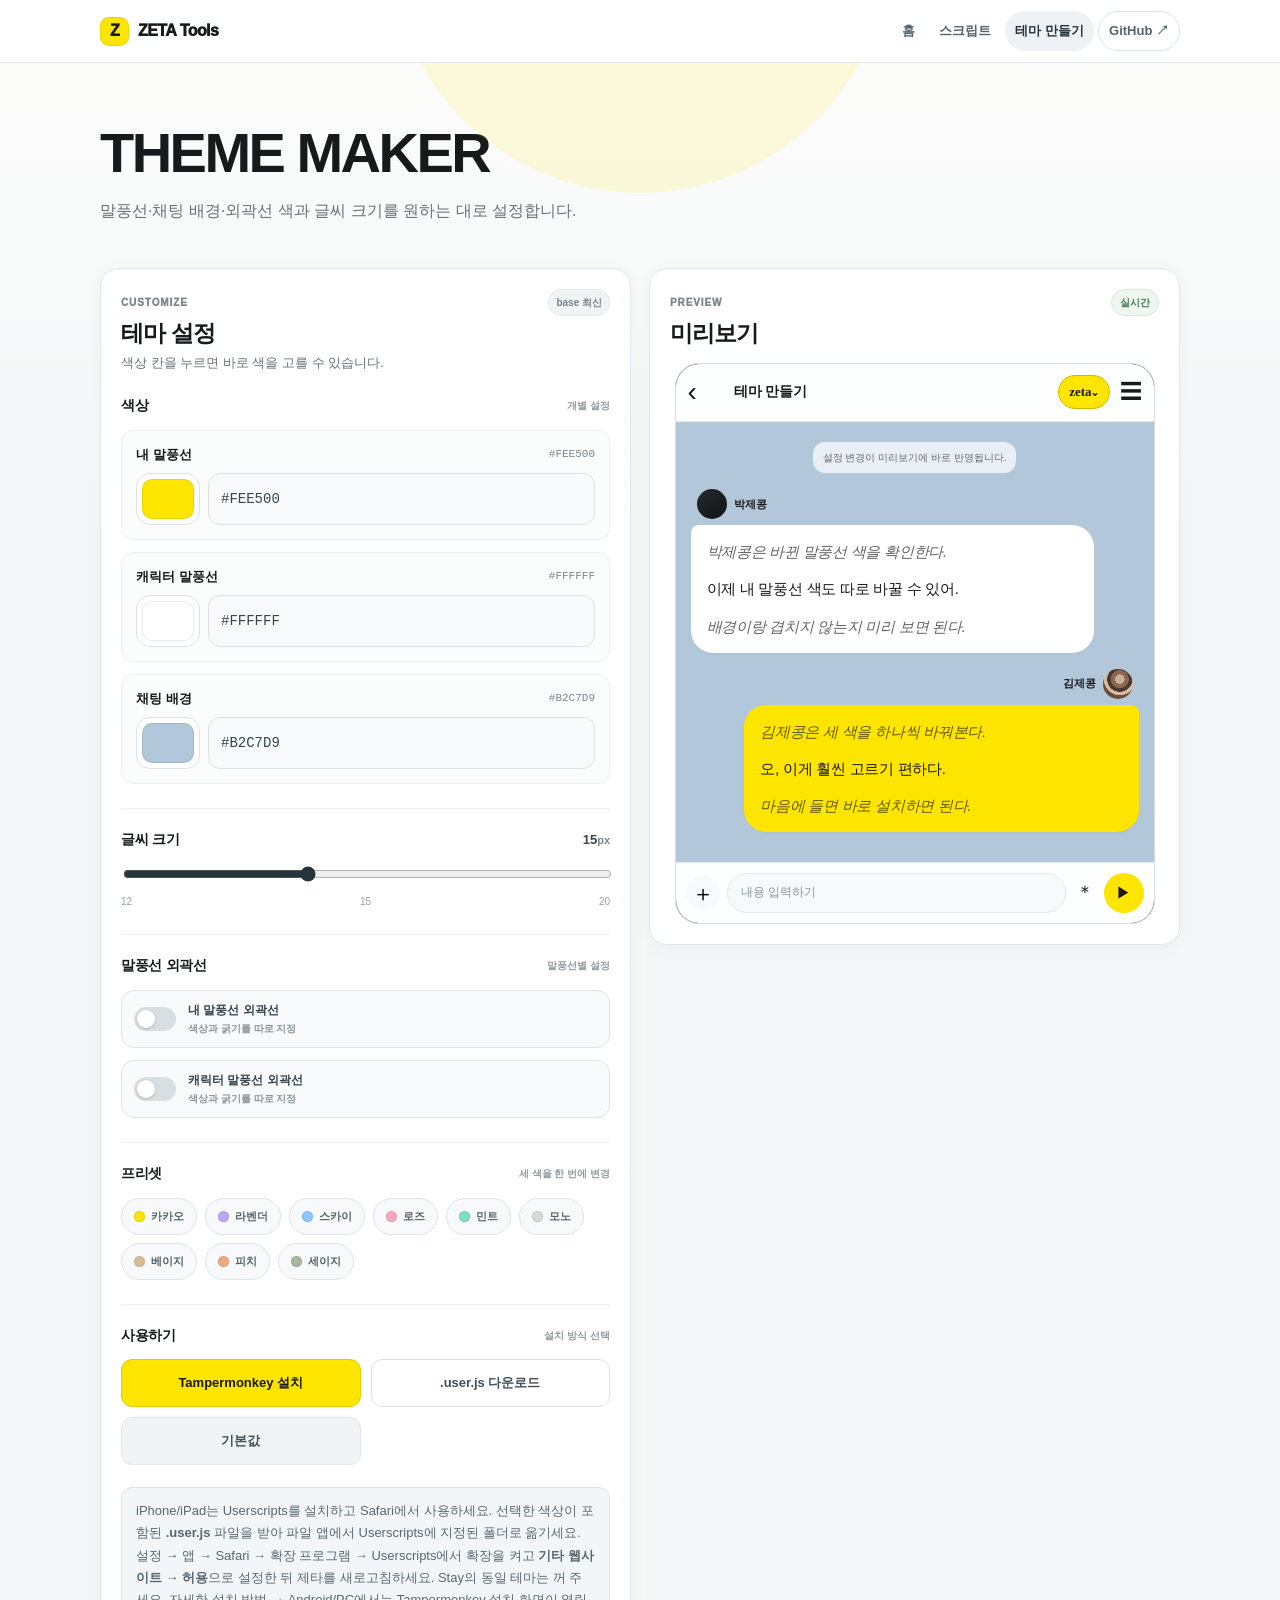
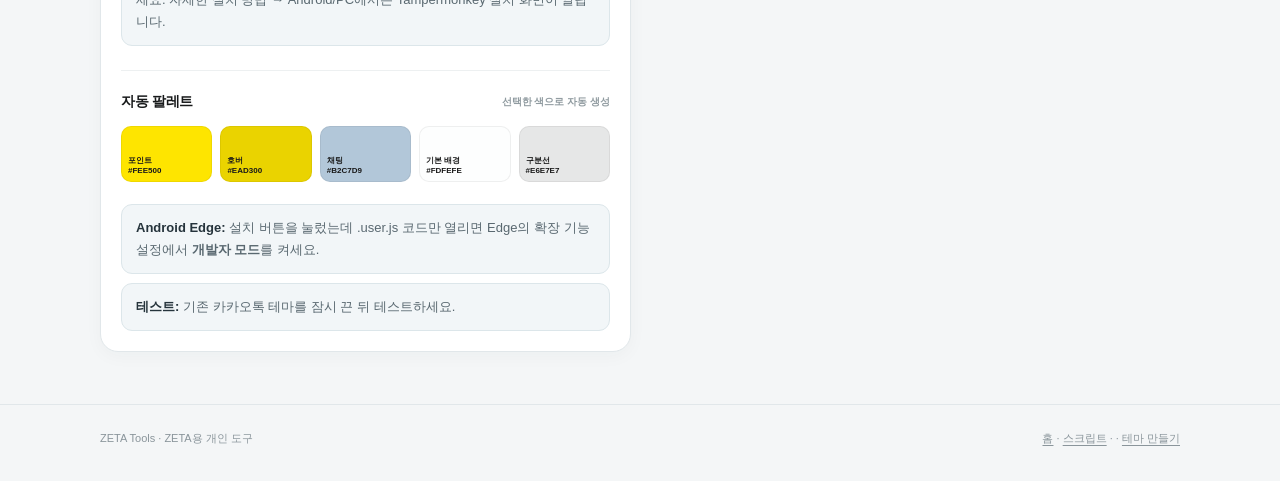
<file: theme-maker.html>
<!doctype html><html lang="ko"><head><meta charset="utf-8"><meta name="viewport" content="width=device-width,initial-scale=1,viewport-fit=cover"><meta name="theme-color" content="#FEE500"><meta name="description" content="말풍선·배경·외곽선 색과 글씨 크기를 설정해 ZETA 커스텀 테마를 만듭니다."><title>ZETA Tools — 테마 만들기</title><link rel="stylesheet" href="site.css?v=7.9.0"><link rel="stylesheet" href="ui-layout.css?v=1"></head><body><header class="header"><div class="wrap header-in"><a class="brand" href="index.html"><span class="logo">Z</span><span>ZETA Tools</span></a><nav class="nav" aria-label="주요 메뉴"><a href="index.html">홈</a><a href="scripts.html">스크립트</a><a class="active" href="theme-maker.html">테마 만들기</a><a class="gh" href="https://github.com/e4493089-cmyk/zeta-userscripts" target="_blank" rel="noopener">GitHub ↗</a></nav></div></header>
<main><section class="hero maker-hero"><div class="wrap"><h1>THEME MAKER</h1><p>말풍선·채팅 배경·외곽선 색과 글씨 크기를 원하는 대로 설정합니다.</p></div></section>
<section class="section section-tight"><div class="wrap maker-layout">
<section class="detail maker-controls"><div class="detail-head"><div><span class="section-label">CUSTOMIZE</span><h2>테마 설정</h2><p class="sub">색상 칸을 누르면 바로 색을 고를 수 있습니다.</p></div><span class="version" id="baseThemeVersion">base 확인 중…</span></div>
<div class="maker-block"><div class="maker-block-head"><b>색상</b><span>개별 설정</span></div>
<div class="color-field"><div class="color-label"><b>내 말풍선</b><code id="accentValue">#FEE500</code></div><div class="color-row simple"><button class="color-swatch color-open" type="button" data-color-open="accent" aria-label="내 말풍선 색 선택"><span></span></button><input id="accentPicker" class="native-color-store" type="color" value="#FEE500" tabindex="-1" aria-hidden="true"><input class="hex-input" id="accentHex" value="#FEE500" maxlength="7" spellcheck="false" aria-label="내 말풍선 HEX"></div></div>
<div class="color-field"><div class="color-label"><b>캐릭터 말풍선</b><code id="otherValue">#FFFFFF</code></div><div class="color-row simple"><button class="color-swatch color-open" type="button" data-color-open="other" aria-label="캐릭터 말풍선 색 선택"><span></span></button><input id="otherPicker" class="native-color-store" type="color" value="#FFFFFF" tabindex="-1" aria-hidden="true"><input class="hex-input" id="otherHex" value="#FFFFFF" maxlength="7" spellcheck="false" aria-label="캐릭터 말풍선 HEX"></div></div>
<div class="color-field"><div class="color-label"><b>채팅 배경</b><code id="bgValue">#B2C7D9</code></div><div class="color-row simple"><button class="color-swatch color-open" type="button" data-color-open="bg" aria-label="채팅 배경 색 선택"><span></span></button><input id="bgPicker" class="native-color-store" type="color" value="#B2C7D9" tabindex="-1" aria-hidden="true"><input class="hex-input" id="bgHex" value="#B2C7D9" maxlength="7" spellcheck="false" aria-label="채팅 배경 HEX"></div></div></div>
<div class="maker-block font-size-block"><div class="maker-block-head"><b>글씨 크기</b><span><b id="fontSizeValue">15</b>px</span></div><div class="range-row font-range"><input id="fontSize" type="range" min="12" max="20" step="1" value="15" aria-label="채팅 글씨 크기"><div class="range-scale"><span>12</span><span>15</span><span>20</span></div></div></div>
<div class="maker-block border-option-block"><div class="maker-block-head"><b>말풍선 외곽선</b><span>말풍선별 설정</span></div>
<div class="border-card"><label class="maker-toggle" for="meBorder"><input id="meBorder" type="checkbox"><span class="maker-toggle-ui" aria-hidden="true"></span><span class="maker-toggle-copy"><b>내 말풍선 외곽선</b><small>색상과 굵기를 따로 지정</small></span></label><div id="meBorderControls" class="border-settings" hidden><div class="color-field"><div class="color-label"><b>외곽선 색</b><code id="meBorderValue">#53636C</code></div><div class="color-row simple"><button class="color-swatch color-open" type="button" data-color-open="meBorder" aria-label="내 말풍선 외곽선 색 선택"><span></span></button><input id="meBorderPicker" class="native-color-store" type="color" value="#53636C" tabindex="-1" aria-hidden="true"><input class="hex-input" id="meBorderHex" value="#53636C" maxlength="7" spellcheck="false" aria-label="내 말풍선 외곽선 HEX"></div></div><div class="border-width-field"><div class="color-label"><b>외곽선 굵기</b><span><b id="meBorderWidthValue">1</b>px</span></div><input id="meBorderWidth" type="range" min="0.5" max="5" step="0.5" value="1" aria-label="내 말풍선 외곽선 굵기"><div class="range-scale"><span>0.5</span><span>2.5</span><span>5</span></div></div></div></div>
<div class="border-card"><label class="maker-toggle" for="otherBorder"><input id="otherBorder" type="checkbox"><span class="maker-toggle-ui" aria-hidden="true"></span><span class="maker-toggle-copy"><b>캐릭터 말풍선 외곽선</b><small>색상과 굵기를 따로 지정</small></span></label><div id="otherBorderControls" class="border-settings" hidden><div class="color-field"><div class="color-label"><b>외곽선 색</b><code id="otherBorderValue">#53636C</code></div><div class="color-row simple"><button class="color-swatch color-open" type="button" data-color-open="otherBorder" aria-label="캐릭터 말풍선 외곽선 색 선택"><span></span></button><input id="otherBorderPicker" class="native-color-store" type="color" value="#53636C" tabindex="-1" aria-hidden="true"><input class="hex-input" id="otherBorderHex" value="#53636C" maxlength="7" spellcheck="false" aria-label="캐릭터 말풍선 외곽선 HEX"></div></div><div class="border-width-field"><div class="color-label"><b>외곽선 굵기</b><span><b id="otherBorderWidthValue">1</b>px</span></div><input id="otherBorderWidth" type="range" min="0.5" max="5" step="0.5" value="1" aria-label="캐릭터 말풍선 외곽선 굵기"><div class="range-scale"><span>0.5</span><span>2.5</span><span>5</span></div></div></div></div></div>
<div class="maker-block"><div class="maker-block-head"><b>프리셋</b><span>세 색을 한 번에 변경</span></div><div class="presets"><button class="preset" data-a="#FEE500" data-o="#FFFFFF" data-b="#B2C7D9"><i style="background:#FEE500"></i>카카오</button><button class="preset" data-a="#B9A7FF" data-o="#F4F0FF" data-b="#DDD8EF"><i style="background:#B9A7FF"></i>라벤더</button><button class="preset" data-a="#8CC8FF" data-o="#F2F8FF" data-b="#CFE1EE"><i style="background:#8CC8FF"></i>스카이</button><button class="preset" data-a="#FFA6BE" data-o="#FFF2F5" data-b="#F2DCE3"><i style="background:#FFA6BE"></i>로즈</button><button class="preset" data-a="#7FE0C3" data-o="#F0FBF7" data-b="#D3E8E1"><i style="background:#7FE0C3"></i>민트</button><button class="preset" data-a="#D9D9D9" data-o="#FFFFFF" data-b="#BFC4C8"><i style="background:#D9D9D9"></i>모노</button><button class="preset" data-a="#D9BE94" data-o="#FFF9ED" data-b="#E9DDC8"><i style="background:#D9BE94"></i>베이지</button><button class="preset" data-a="#F2A97D" data-o="#FFF5E9" data-b="#F3DED0"><i style="background:#F2A97D"></i>피치</button><button class="preset" data-a="#A8B79F" data-o="#F7F7EF" data-b="#DDE3D7"><i style="background:#A8B79F"></i>세이지</button></div></div>
<div class="maker-output"><div class="maker-block-head"><b>사용하기</b><span>설치 방식 선택</span></div><div class="maker-actions"><button class="btn btn-primary btn-big" id="installScript">Tampermonkey 설치</button><button class="btn btn-light" id="downloadScript">.user.js 다운로드</button><button class="btn btn-soft" id="resetTheme">기본값</button></div></div>
<div class="notice blue compact-notice">iPhone/iPad는 <a href="https://apps.apple.com/kr/app/userscripts/id1463298887" target="_blank" rel="noopener">Userscripts</a>를 설치하고 Safari에서 사용하세요. 선택한 색상이 포함된 <b>.user.js</b> 파일을 받아 파일 앱에서 Userscripts에 지정된 폴더로 옮기세요. 설정 → 앱 → Safari → 확장 프로그램 → Userscripts에서 확장을 켜고 <b>기타 웹사이트 → 허용</b>으로 설정한 뒤 제타를 새로고침하세요. Stay의 동일 테마는 꺼 주세요. <a href="scripts.html#guide">자세한 설치 방법 →</a> Android/PC에서는 Tampermonkey 설치 화면이 열립니다.</div><div class="palette-wrap"><div class="maker-block-head"><b>자동 팔레트</b><span>선택한 색으로 자동 생성</span></div><div class="palette" id="palette"></div></div>
<div class="notice blue compact-notice"><strong>Android Edge:</strong> 설치 버튼을 눌렀는데 .user.js 코드만 열리면 Edge의 확장 기능 설정에서 <b>개발자 모드</b>를 켜세요.</div><div class="notice blue compact-notice"><strong>테스트:</strong> 기존 카카오톡 테마를 잠시 끈 뒤 테스트하세요.</div></section>
<section class="preview-card"><div class="preview-head"><div><span class="section-label">PREVIEW</span><h2>미리보기</h2></div><span class="preview-chip">실시간</span></div><div class="phone-preview zeta-preview"><div class="phone-top zeta-phone-top"><button class="preview-back" aria-label="뒤로가기">‹</button><b>테마 만들기</b><div class="preview-head-actions"><span class="model-chip zeta-model">zeta⌄</span><span class="preview-menu" aria-hidden="true">☰</span></div></div><div class="chat-preview zeta-chat-preview"><div class="preview-info">설정 변경이 미리보기에 바로 반영됩니다.</div><div class="zeta-message other"><div class="zeta-meta left"><span class="zeta-avatar ai-avatar"></span><span>박제콩</span></div><div class="preview-bubble zeta-bubble"><p class="action">박제콩은 바뀐 말풍선 색을 확인한다.</p><p>이제 내 말풍선 색도 따로 바꿀 수 있어.</p><p class="action">배경이랑 겹치지 않는지 미리 보면 된다.</p></div></div><div class="zeta-message me"><div class="zeta-meta right"><span>김제콩</span><span class="zeta-avatar user-avatar"></span></div><div class="preview-bubble zeta-bubble"><p class="action">김제콩은 세 색을 하나씩 바꿔본다.</p><p>오, 이게 훨씬 고르기 편하다.</p><p class="action">마음에 들면 바로 설치하면 된다.</p></div></div></div><div class="composer-preview zeta-composer"><button class="composer-plus" aria-label="추가">＋</button><div>내용 입력하기</div><span class="composer-star">＊</span><button class="composer-send">▶</button></div></div></section>
</div></section></main>
<div class="color-picker-backdrop" id="colorPickerBackdrop" hidden></div><section class="color-picker-sheet" id="colorPickerSheet" hidden aria-modal="true" role="dialog" aria-labelledby="colorPickerTitle"><div class="color-picker-head"><div><span class="section-label">COLOR</span><h2 id="colorPickerTitle">색 선택</h2></div><button type="button" id="colorPickerDone">완료</button></div><div class="color-picker-preview"><span id="colorPickerChip"></span><code id="colorPickerHex">#FEE500</code></div><div class="color-plane" id="colorPlane" role="slider" aria-label="채도와 밝기 선택"><span id="colorPlaneCursor"></span></div><div class="hue-wrap"><span>색상</span><input id="colorHue" type="range" min="0" max="360" step="1" value="55" aria-label="색상 조절"></div></section>
<footer class="footer"><div class="wrap footer-in"><div>ZETA Tools · ZETA용 개인 도구</div><div><a href="index.html">홈</a> · <a href="scripts.html">스크립트</a> ·  · <a href="theme-maker.html">테마 만들기</a></div></div></footer><div class="toast" id="toast"></div><script src="site.js?v=7.11.0"></script><script src="theme-compiler.js?v=2.0.1"></script><script src="theme-runtime.js?v=2.0.0"></script><script src="theme-maker.js?v=2.0.5"></script><script src="color-picker.js?v=7.8.0"></script><script src="palette-preview.js?v=7.8.3"></script></body></html>
</file>
<file: site.css>
@import url("css/part1.css?v=7.7.5");
@import url("css/part2.css?v=7.8.9");
@import url("css/part3.css?v=7.7.5");
@import url("css/part4.css?v=7.7.12");
@import url("css/part5.css?v=7.8.1");
/* Updates */
.update-hero{padding-bottom:20px}
.update-section{padding-top:22px;padding-bottom:24px}
.update-list{display:grid;gap:14px}
.update-list:focus{outline:none}
.update-list:not([data-updates-ready])>.update-card:nth-of-type(n+11),.update-card[hidden]{display:none}
.update-pagination{display:flex;align-items:center;justify-content:center;gap:8px;flex-wrap:wrap;margin:20px 0 6px}
.update-pagination[hidden]{display:none}
.update-pagination button{min-width:40px;height:40px;padding:0 13px;border:1px solid #dce3e6;border-radius:10px;background:#fff;color:#475861;font-family:inherit;font-size:13px;font-weight:800;line-height:1;cursor:pointer}
.update-pagination button:hover:not(:disabled){background:#f1f4f5}
.update-pagination button[aria-current="page"],.update-pagination button[aria-current="page"]:hover{background:#FEE500;border-color:#FEE500;color:#202428}
.update-pagination button:disabled{opacity:.38;cursor:default}
.update-pagination button:focus-visible{outline:2px solid #475861;outline-offset:3px}
.update-card{background:#fff;border:1px solid var(--line);border-radius:22px;box-shadow:var(--shadow);overflow:hidden}
.update-card>summary{list-style:none}
.update-card>summary::-webkit-details-marker{display:none}
.update-summary{display:flex;align-items:center;justify-content:space-between;gap:22px;padding:22px;cursor:pointer}
.update-summary-main{min-width:0}
.update-date{font-size:11px;font-weight:950;letter-spacing:.04em;color:#7f8b90}
.update-summary h3{margin:3px 0 5px;font-size:24px;line-height:1.25;letter-spacing:-.04em}
.update-summary p{margin:0;color:var(--sub);font-size:13px;line-height:1.55}
.update-tags{display:flex;gap:6px;flex-wrap:wrap;margin-top:12px}
.update-tags span:not(.update-chevron){padding:5px 8px;border-radius:999px;background:#f1f4f5;color:#5e6d74;font-size:10px;font-weight:850}
.update-toggle{flex:0 0 auto;min-width:88px;text-align:center;padding:9px 11px;border:1px solid #dce3e6;border-radius:10px;background:#f7f9fa;color:#475861;font-size:11px;font-weight:900}.update-chevron{display:none}
.update-card[open] .update-toggle{font-size:0}
.update-card[open] .update-toggle:after{content:"접기";font-size:11px}
.update-body{padding:0 22px 22px;border-top:1px solid #edf0f1}
.update-group{padding:20px 0;border-bottom:1px solid #edf0f1}
.update-group:last-of-type{border-bottom:0}
.update-group h4{margin:0 0 10px;font-size:17px;letter-spacing:-.025em}
.update-group ul{margin:0;padding-left:19px;color:#596970;font-size:13px;line-height:1.75}
.update-group li+li{margin-top:3px}
.footer-stack{display:flex;flex-direction:column;gap:12px}
.footer-brand{font-weight:700;color:#78868c}
.footer-links{display:flex;flex-wrap:wrap;gap:0}
.footer-links a{text-decoration:none;color:#7d898f}
.footer-links a+a::before{content:"·";margin:0 7px;color:#a6afb3}
.update-footnote{margin:0;padding:12px 0 0;border-top:1px solid #e2e6e8;background:transparent;color:#89959a;font-size:11px;line-height:1.6}
.update-footnote p{margin:0}
.update-footnote p+p{margin-top:3px}
@media(max-width:620px){
  .update-summary{display:block;padding:17px}
  .update-summary h3{font-size:21px}
  .update-toggle{display:none}
  .update-tags{align-items:center;gap:6px}
  .update-tags span:not(.update-chevron){padding:5px 7px}
  .update-chevron{display:block;width:9px;height:9px;margin-left:auto;margin-right:4px;border-right:2px solid #7b878c;border-bottom:2px solid #7b878c;transform:rotate(45deg);transition:transform .18s ease;flex:0 0 auto}
  .update-card[open] .update-chevron{transform:rotate(225deg)}
  .update-body{padding:0 17px 17px}
  .update-group{padding:17px 0}
  .update-group ul{font-size:12.5px;padding-left:18px}
  .update-section{padding-bottom:14px}
  .update-pagination{margin:18px 0 2px}
  .footer{margin-top:0;padding:18px 0 max(22px,env(safe-area-inset-bottom))}
  .footer-in{display:block}
  .footer-in>div+nav,.footer-in>div+div{margin-top:5px}
  .footer-links{line-height:1.8}
  .update-footnote{padding-top:10px;font-size:10.5px;line-height:1.55}
}
</file>
<file: ui-layout.css>
/* Shared card and responsive layout for all four pages. */
:root{--card-radius:18px;--card-padding:20px;--card-shadow:0 4px 18px rgba(38,52,60,.035)}
.wrap{width:min(1080px,calc(100% - 40px))}
.hero{padding:44px 0 20px}.hero h1,.hero.sub-hero h1{font-size:clamp(36px,5vw,56px);line-height:1.12;letter-spacing:-.045em}.hero p{max-width:720px;line-height:1.7}
.section{padding:24px 0 36px}.section-head{gap:12px;flex-wrap:wrap}.section-head h2{font-size:28px}
.route-card,.tool-card,.quick-book,.detail,.book-card,.preview-card,.guide-card,.platform-card,.update-card{border-radius:var(--card-radius);padding:var(--card-padding);border:1px solid var(--line);box-shadow:var(--card-shadow);min-width:0}
.route-card,.route-card.yellow,.route-card.dark,.route-card.maker{background:#fff;color:var(--ink)}
.route-card p,.route-card.dark p,.route-kicker,.route-card.dark .route-kicker{color:var(--sub)}
.route-icon{background:var(--yellow);color:var(--ink);border-radius:12px}
.route-card h3,.tool-card h3,.quick-book h3{font-size:21px;line-height:1.35}.route-go,.route-card.dark .route-go{color:var(--ink)}
.detail h2,.book-card h2,.preview-head h2{font-size:23px;line-height:1.35;margin:4px 0 0;overflow-wrap:anywhere}
.detail-desc,.book-card .book-top p{font-size:14px;line-height:1.7;margin:12px 0 0;color:var(--sub)}
.section-label{font-size:10px;letter-spacing:.09em}.detail-head,.book-top,.preview-head{gap:12px;align-items:flex-start}
.detail-actions,.book-actions,.tool-actions{display:flex;flex-wrap:wrap;gap:8px;margin:16px 0 0}
.btn{min-height:44px;border-radius:11px;padding:10px 14px;line-height:1.4;text-align:center}.btn-sm{min-height:40px}.book-actions .btn{flex:1 1 120px;min-width:0}.btn:focus-visible,.nav a:focus-visible,.side a:focus-visible{outline:2px solid var(--dark);outline-offset:3px}
.book-grid{grid-template-columns:repeat(2,minmax(0,1fr));align-items:start}.book-card{height:auto}.stack,.maker-layout{align-items:start}
.install-layout{grid-template-columns:180px minmax(0,1fr);gap:20px}.side{border-radius:var(--card-radius);box-shadow:var(--card-shadow)}.side a{min-height:40px;display:flex;align-items:center}.detail{scroll-margin-top:84px}
.fileline{margin-top:12px;padding-top:12px;border-top:1px solid var(--line);gap:10px}.fileline code{font-size:11px;min-width:0}.notice{border-radius:11px;font-size:13px;line-height:1.7}
.maker-layout{grid-template-columns:minmax(0,1fr) minmax(0,1fr)}.maker-controls{position:static}.preview-card{position:sticky;top:82px}.zeta-chat-preview{height:440px;overflow-y:auto}.phone-preview{box-shadow:none}.color-field,.border-card{border-radius:12px}
.update-card{padding:0;overflow:hidden}.update-summary{padding:20px;gap:16px}.update-summary h3{font-size:23px}.update-body{padding:0 20px 20px}.update-tags{flex-wrap:wrap}.update-toggle{min-height:44px;border-radius:11px}
.nav a{min-height:40px;display:inline-flex;align-items:center;justify-content:center}.toast{max-width:calc(100% - 32px);width:max-content;text-align:center;bottom:max(20px,env(safe-area-inset-bottom))}.footer{margin-top:16px;padding:24px 0 32px}.footer-in{flex-wrap:wrap;line-height:1.8}
@media(max-width:900px){.install-layout,.maker-layout{grid-template-columns:minmax(0,1fr)}.side{position:static;max-width:100%;overflow:auto}.side a{flex:none}.route-grid{grid-template-columns:repeat(3,minmax(0,1fr))}.route-card{display:flex;flex-direction:column;gap:12px}.route-card>div{flex:1}.preview-card{position:static;order:1}.maker-controls{order:2}}
@media(max-width:620px){:root{--card-radius:16px;--card-padding:16px}.wrap{width:calc(100% - 32px)}.header-in{padding:10px 0 6px}.brand{margin-bottom:6px}.nav{gap:2px;margin:0;overflow-x:auto}.nav a{padding:8px;font-size:12px;white-space:nowrap;flex:none}.hero,.hero.maker-hero{padding:28px 0 12px}.hero h1,.hero.sub-hero h1{font-size:34px}.hero p{font-size:14px;margin-top:12px}.section{padding:18px 0 28px}.section-head h2{font-size:24px}.route-grid,.book-grid,.tool-grid,.quick-bookmarks{grid-template-columns:minmax(0,1fr)}.route-card{flex-direction:row;gap:14px}.route-card h3,.detail h2,.book-card h2,.preview-head h2{font-size:21px}.route-go{padding-top:10px}.detail{scroll-margin-top:120px}.detail-actions,.book-actions,.maker-actions{display:grid;grid-template-columns:repeat(2,minmax(0,1fr));gap:8px}.detail-actions .btn,.book-actions .btn{width:100%;min-width:0;padding:10px 8px;font-size:12px}.detail-actions>:last-child:nth-child(odd){grid-column:1/-1}.book-actions .drag{display:none}.book-actions .btn{min-width:0}.fileline{flex-wrap:wrap}.fileline code{flex:1 1 180px;overflow-wrap:anywhere;white-space:normal}.fileline .btn{flex:none}.side{padding:8px}.side a{padding:8px 10px;white-space:nowrap}.platform-switch button{min-height:44px}.update-summary{padding:16px}.update-body{padding:0 16px 16px}.update-summary h3{font-size:21px}.zeta-chat-preview{height:360px;padding:16px 12px}.footer-in{display:flex;gap:8px}.footer-in div+div{margin-top:0}.color-picker-sheet{max-height:90dvh;overflow-y:auto}}
@media(prefers-reduced-motion:reduce){.btn,.toast{transition:none}.btn:hover{transform:none}}
</file>
<file: feature-guide.css>
/* Native disclosures keep instructions available without background handlers. */
.feature-guide{margin:16px 0 0;border-top:1px solid var(--line);color:var(--sub);font-size:14px;line-height:1.75;word-break:keep-all;overflow-wrap:anywhere}
.feature-guide summary{display:flex;align-items:center;justify-content:space-between;gap:12px;min-height:48px;padding:12px 0;color:var(--ink);font-weight:750;cursor:pointer;list-style:none}
.feature-guide summary::-webkit-details-marker{display:none}
.feature-guide summary::after{content:'＋';font-size:20px;font-weight:500;flex:none}
.feature-guide[open]>summary::after{content:'−'}
.feature-guide summary:focus-visible{outline:2px solid var(--dark);outline-offset:3px;border-radius:6px}
.feature-guide>div{padding:4px 0 16px}
.feature-guide h3{margin:20px 0 8px;font-size:14px;color:var(--ink);font-weight:800}
.feature-guide h3:first-child{margin-top:0}
.feature-guide ul{margin:0;padding-left:19px}
.feature-guide li{margin:0 0 12px;padding-left:2px}
.feature-guide li b{display:block;color:var(--ink);font-weight:750}
.feature-guide li span{display:block}
.feature-guide p,.book-card .feature-guide p{margin:0;font-size:inherit;line-height:inherit}
.feature-guide+.feature-guide{margin-top:0}
.storage-guide .notice:first-child{margin-top:0}
@media(max-width:620px){.feature-guide{font-size:13px}}
</file>
